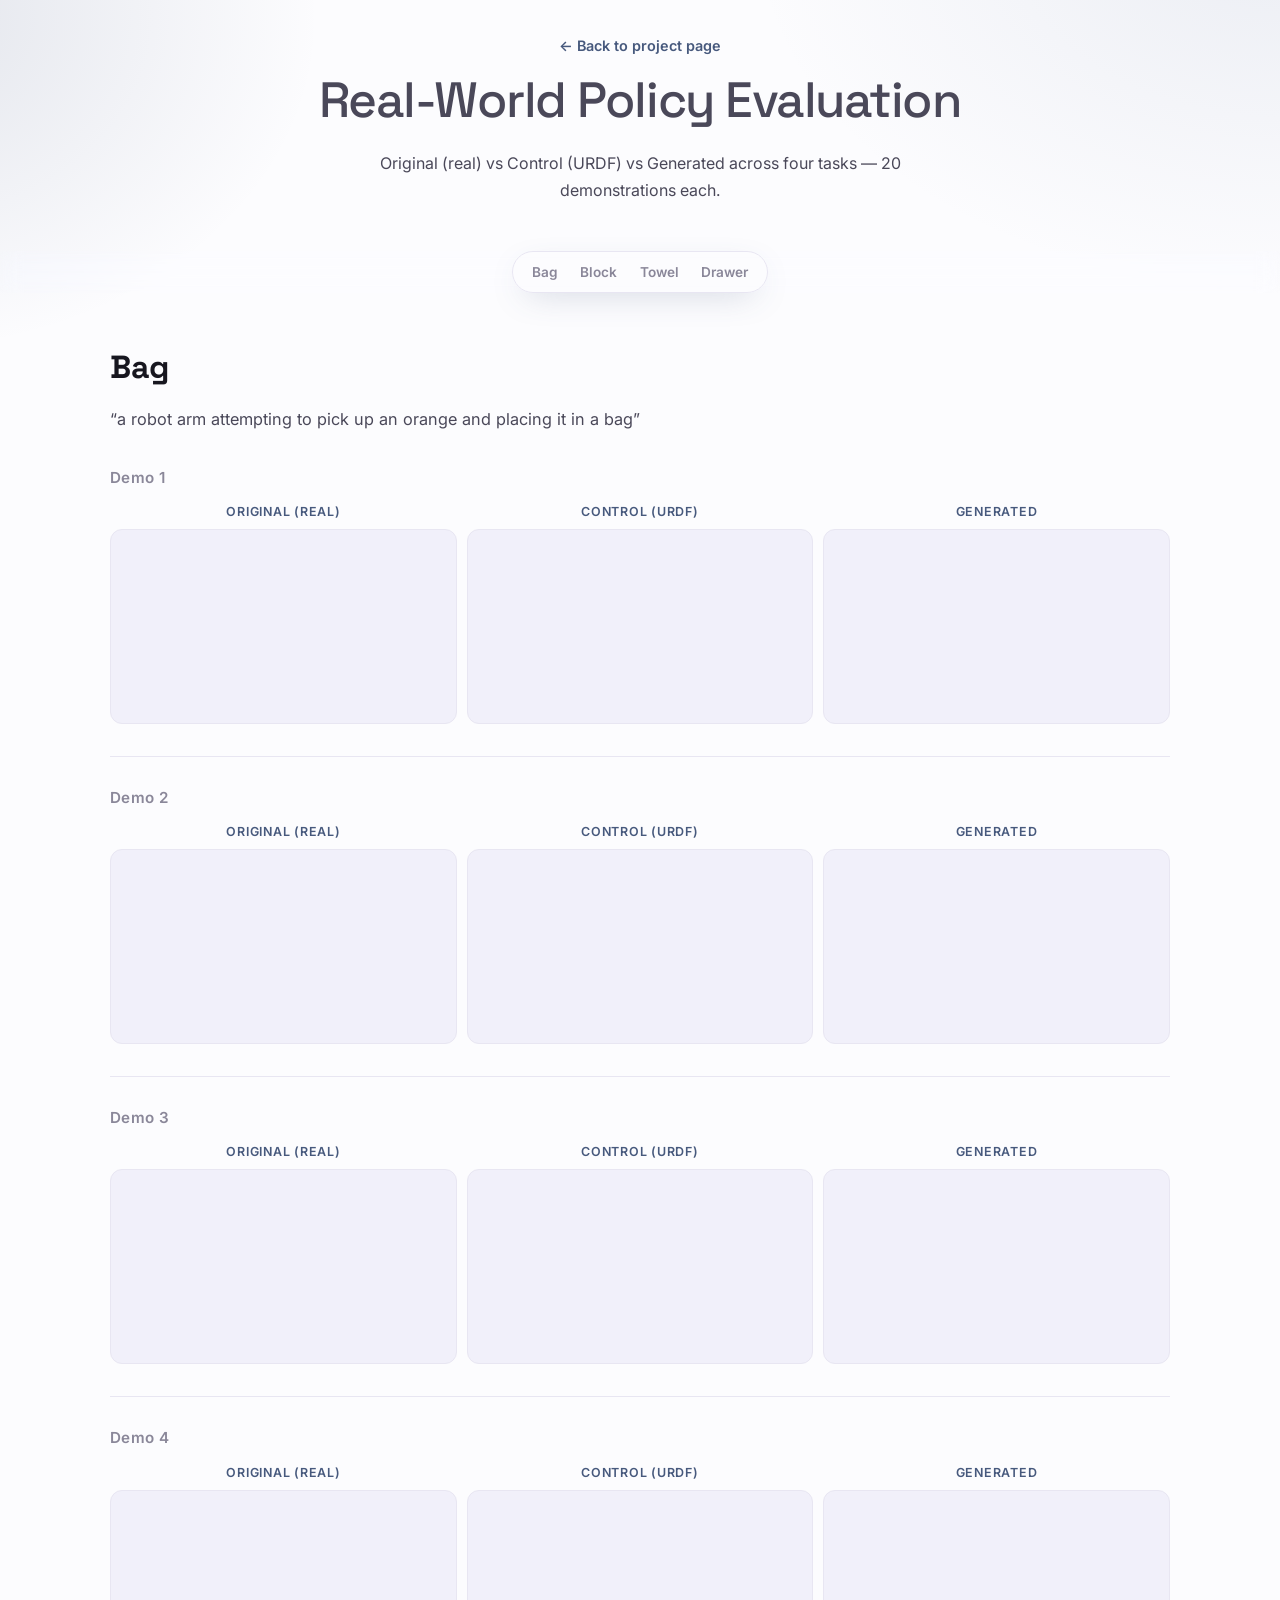
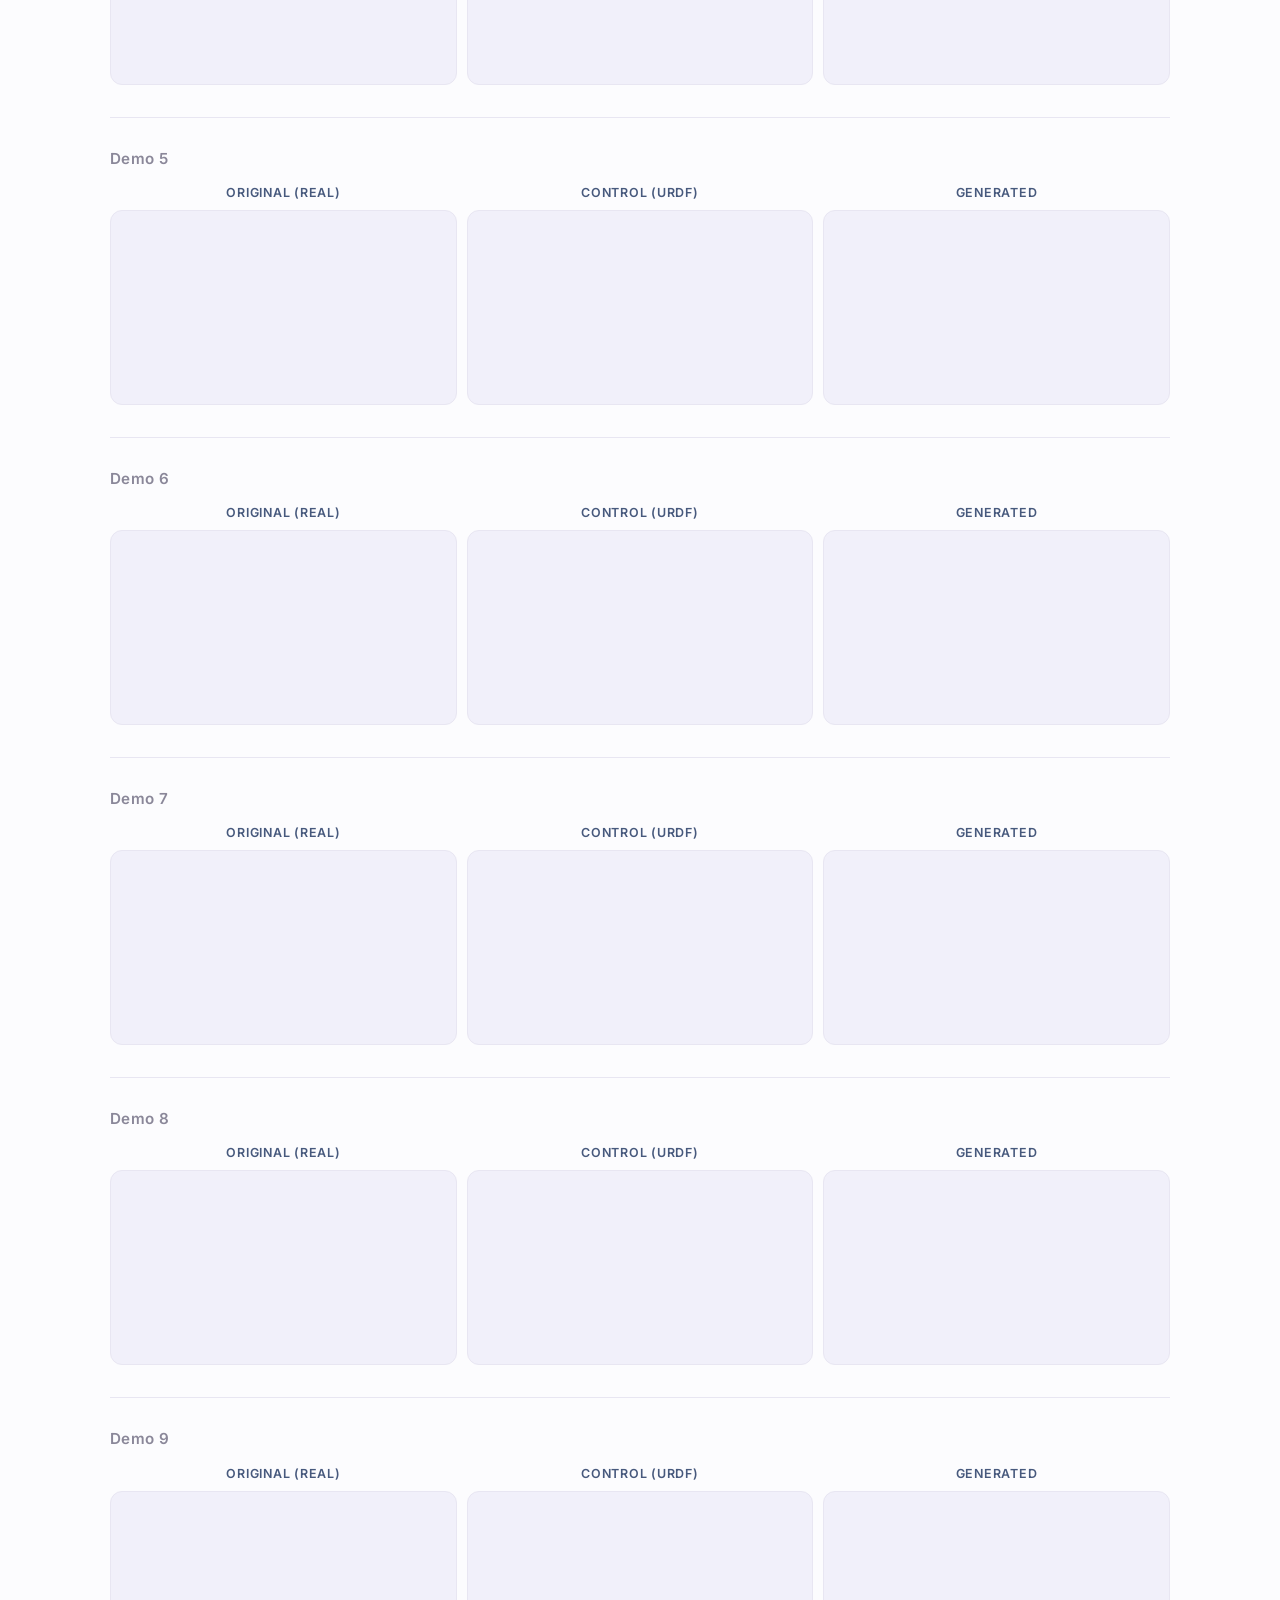
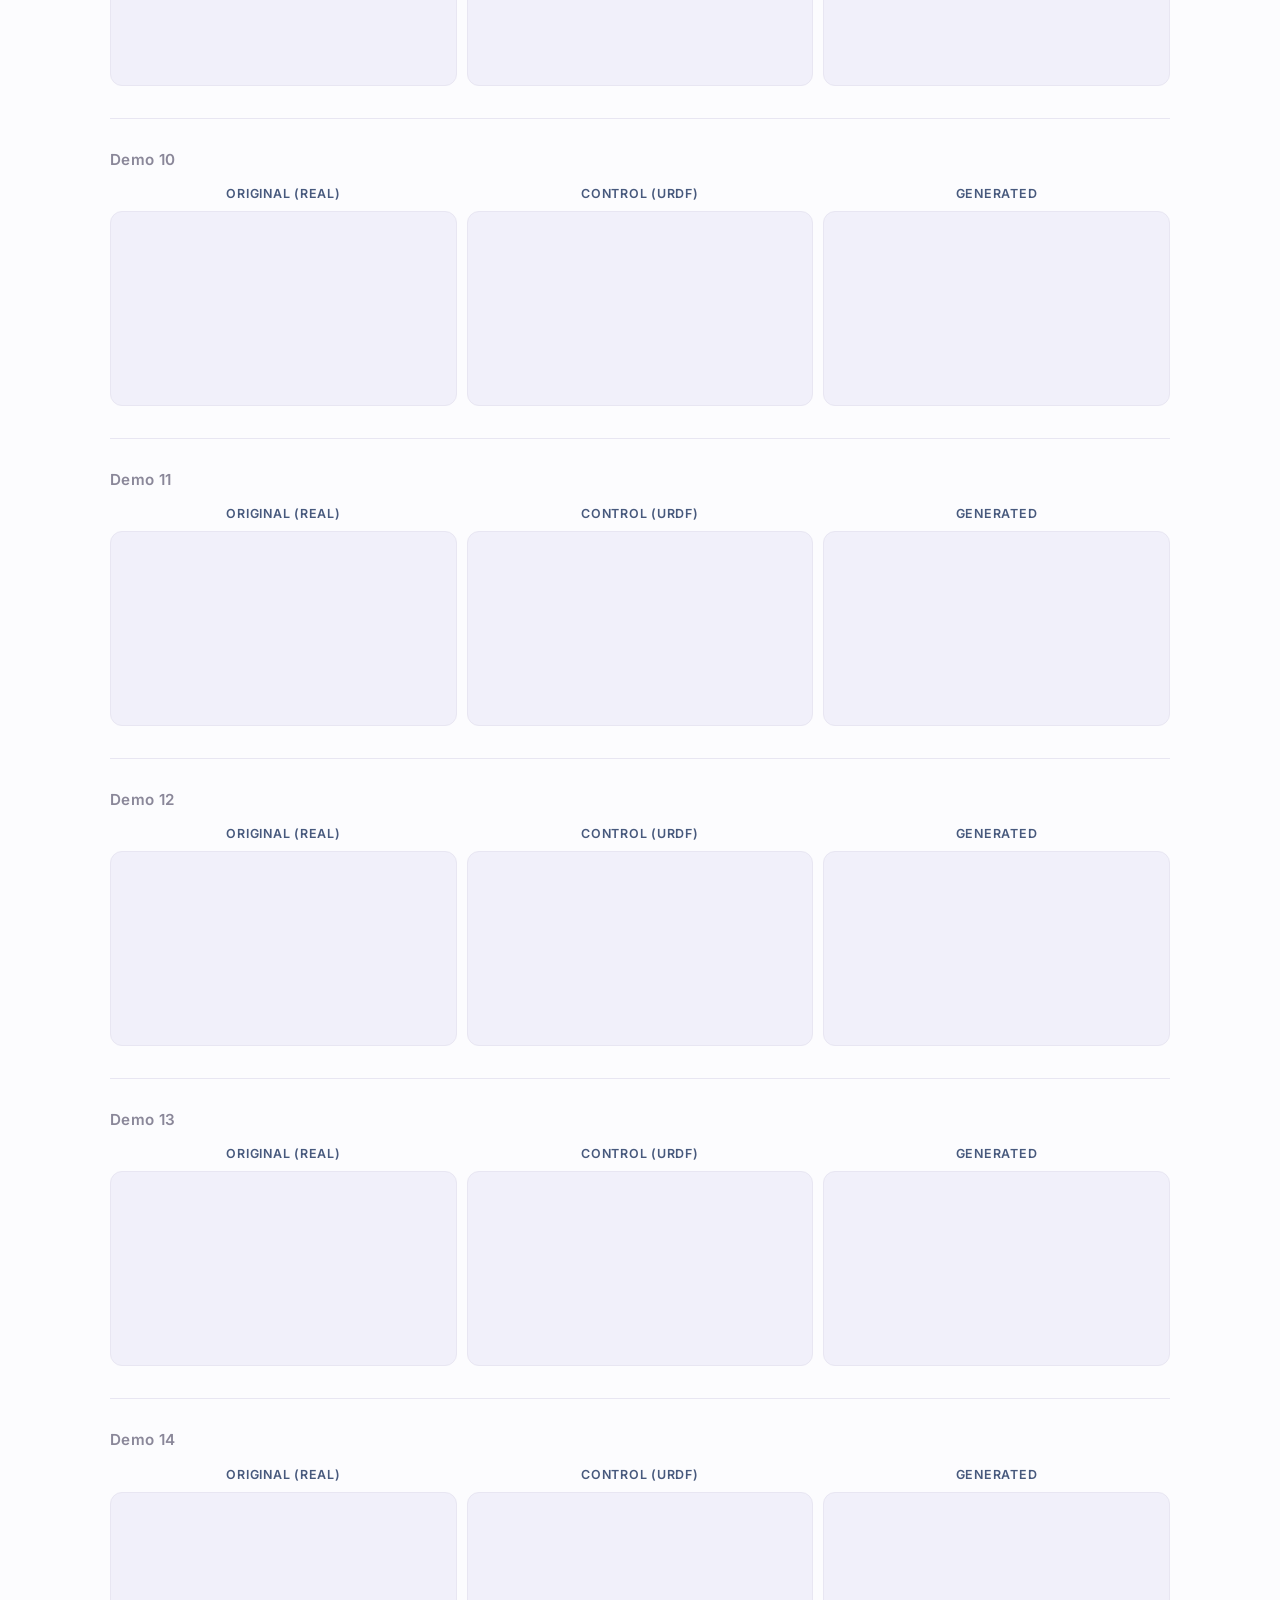
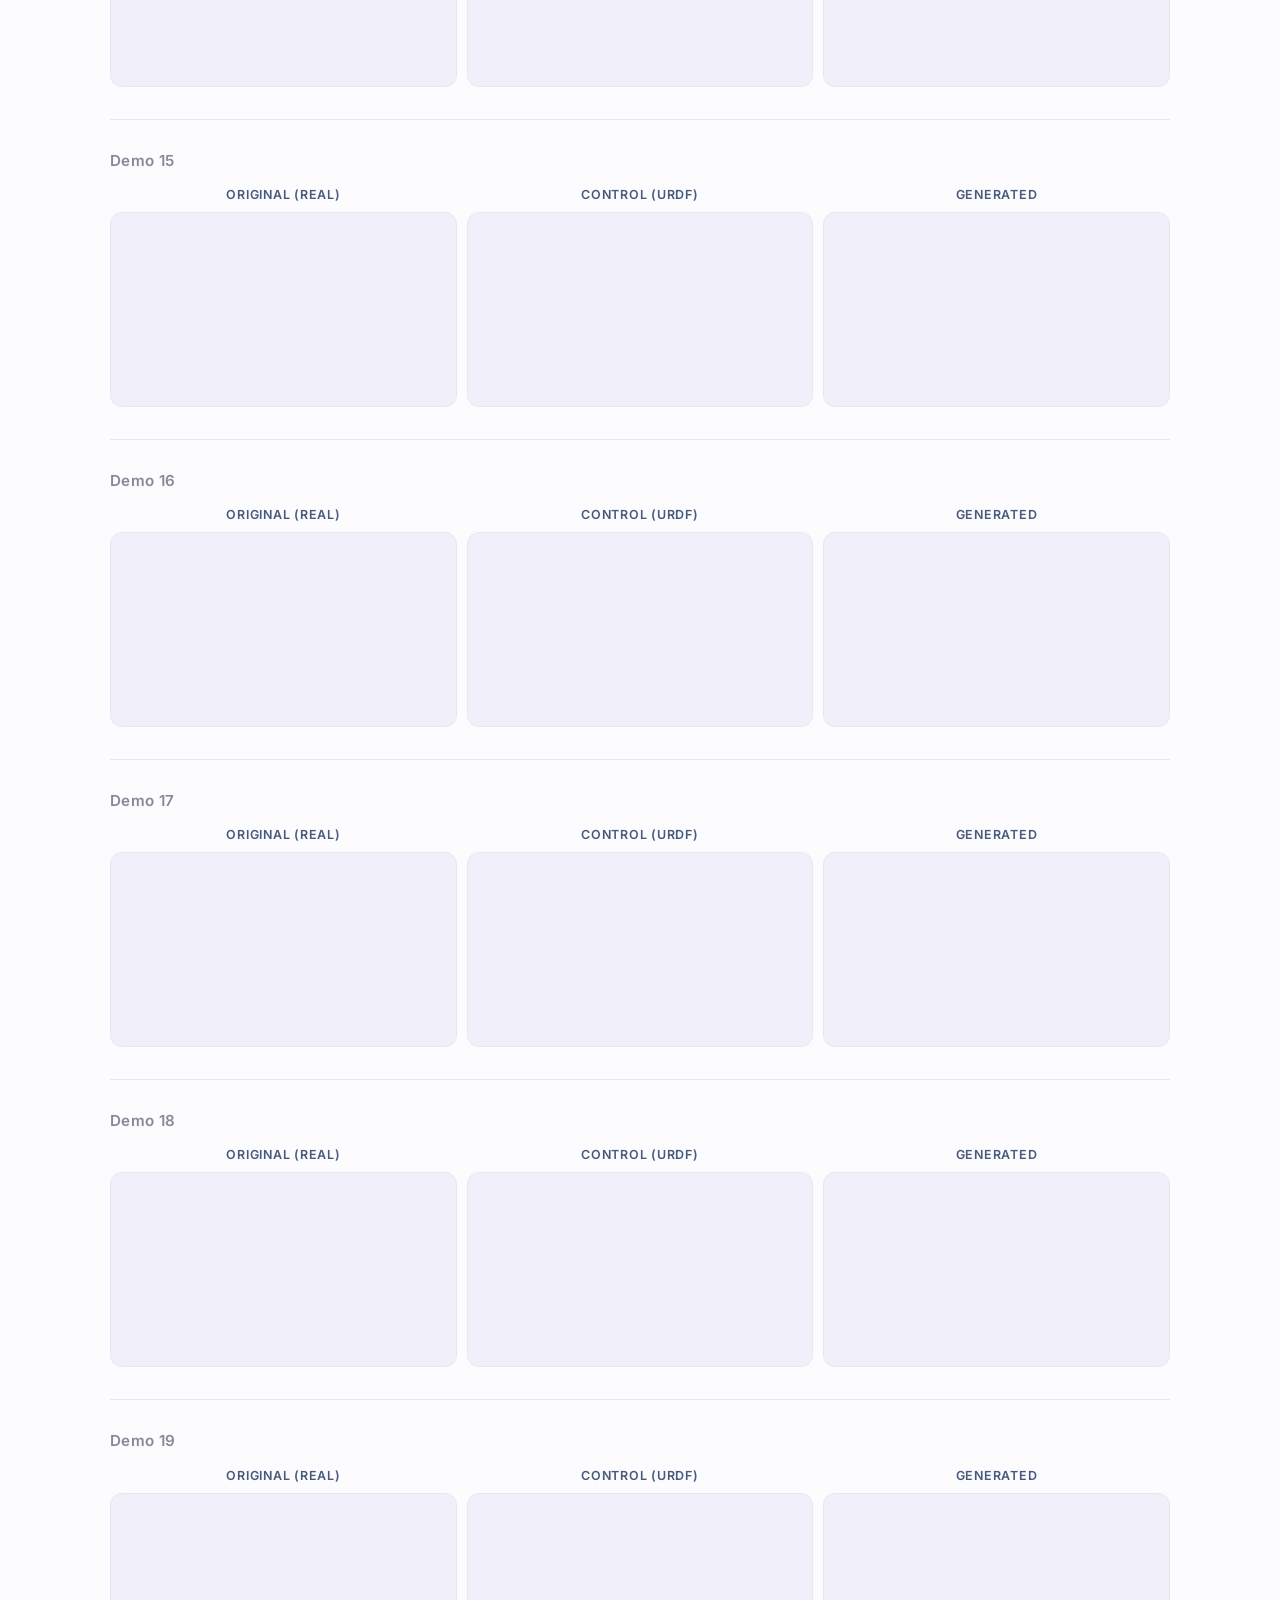
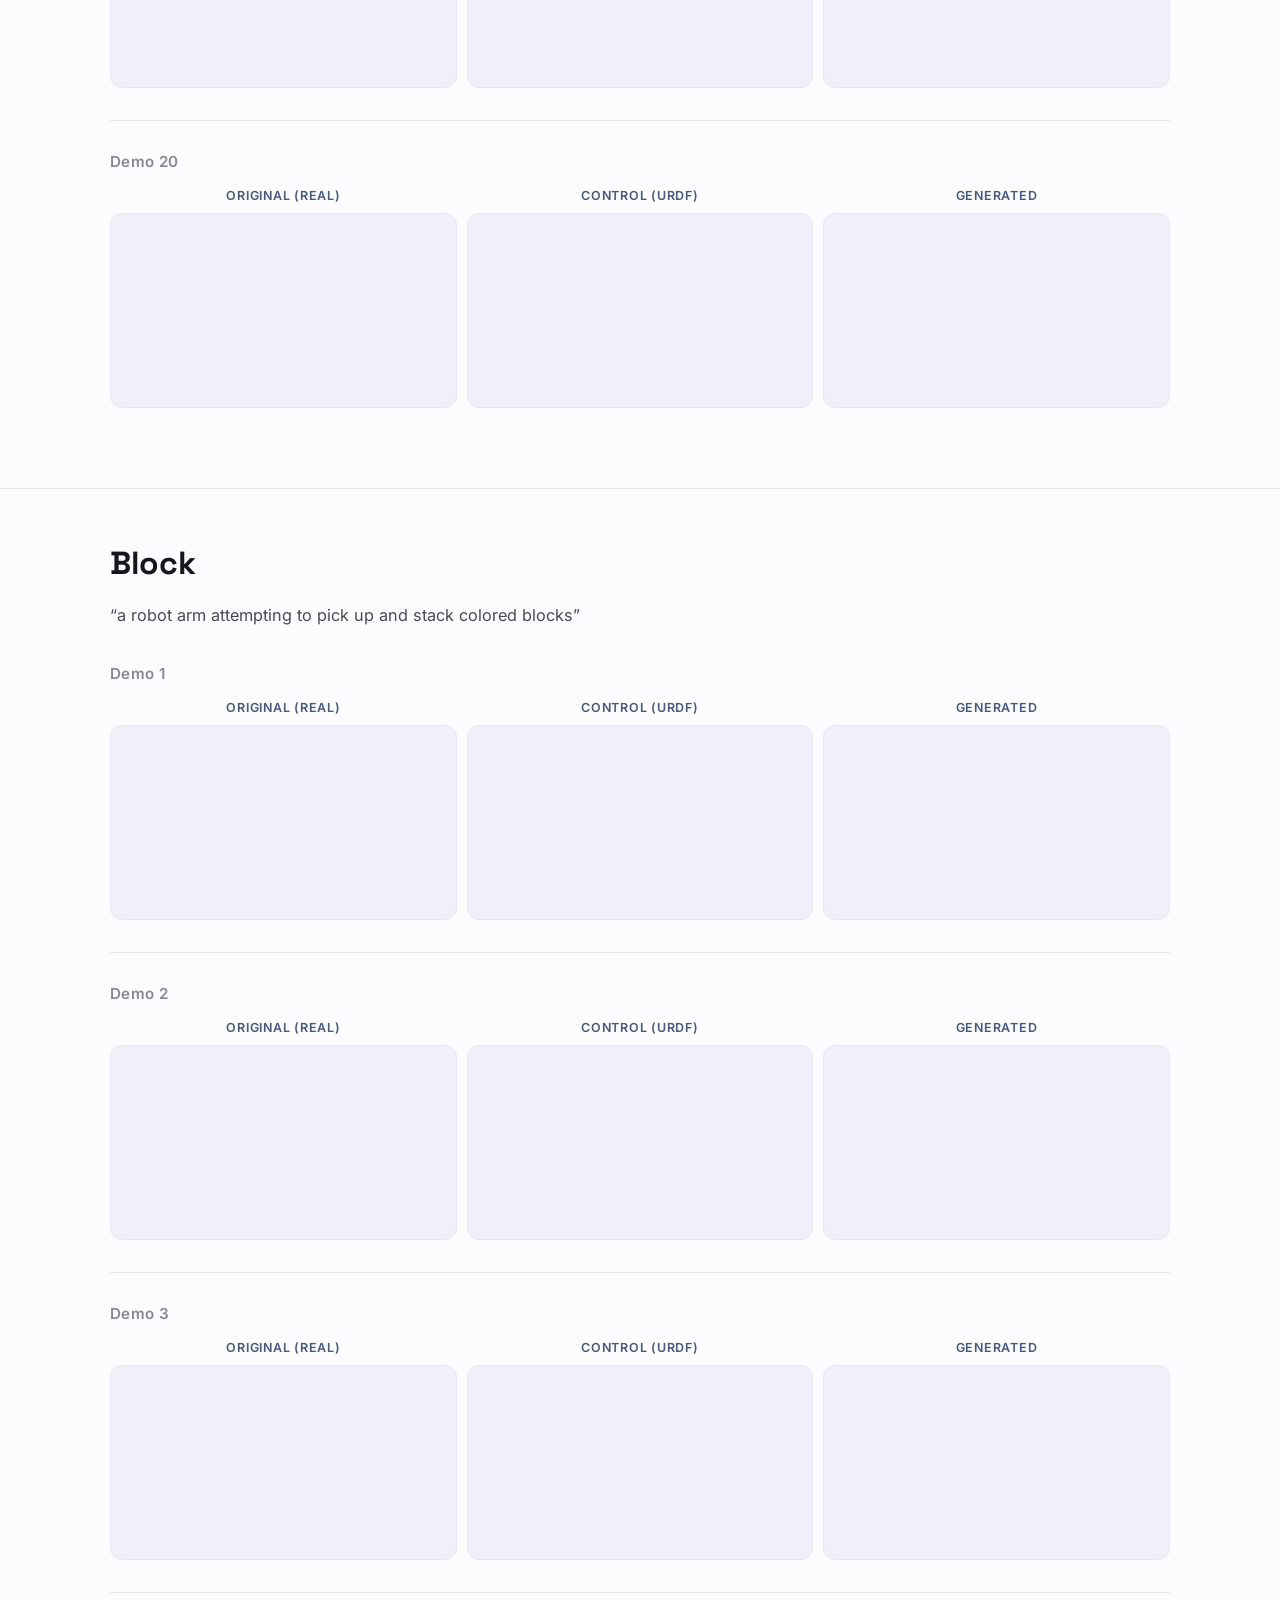
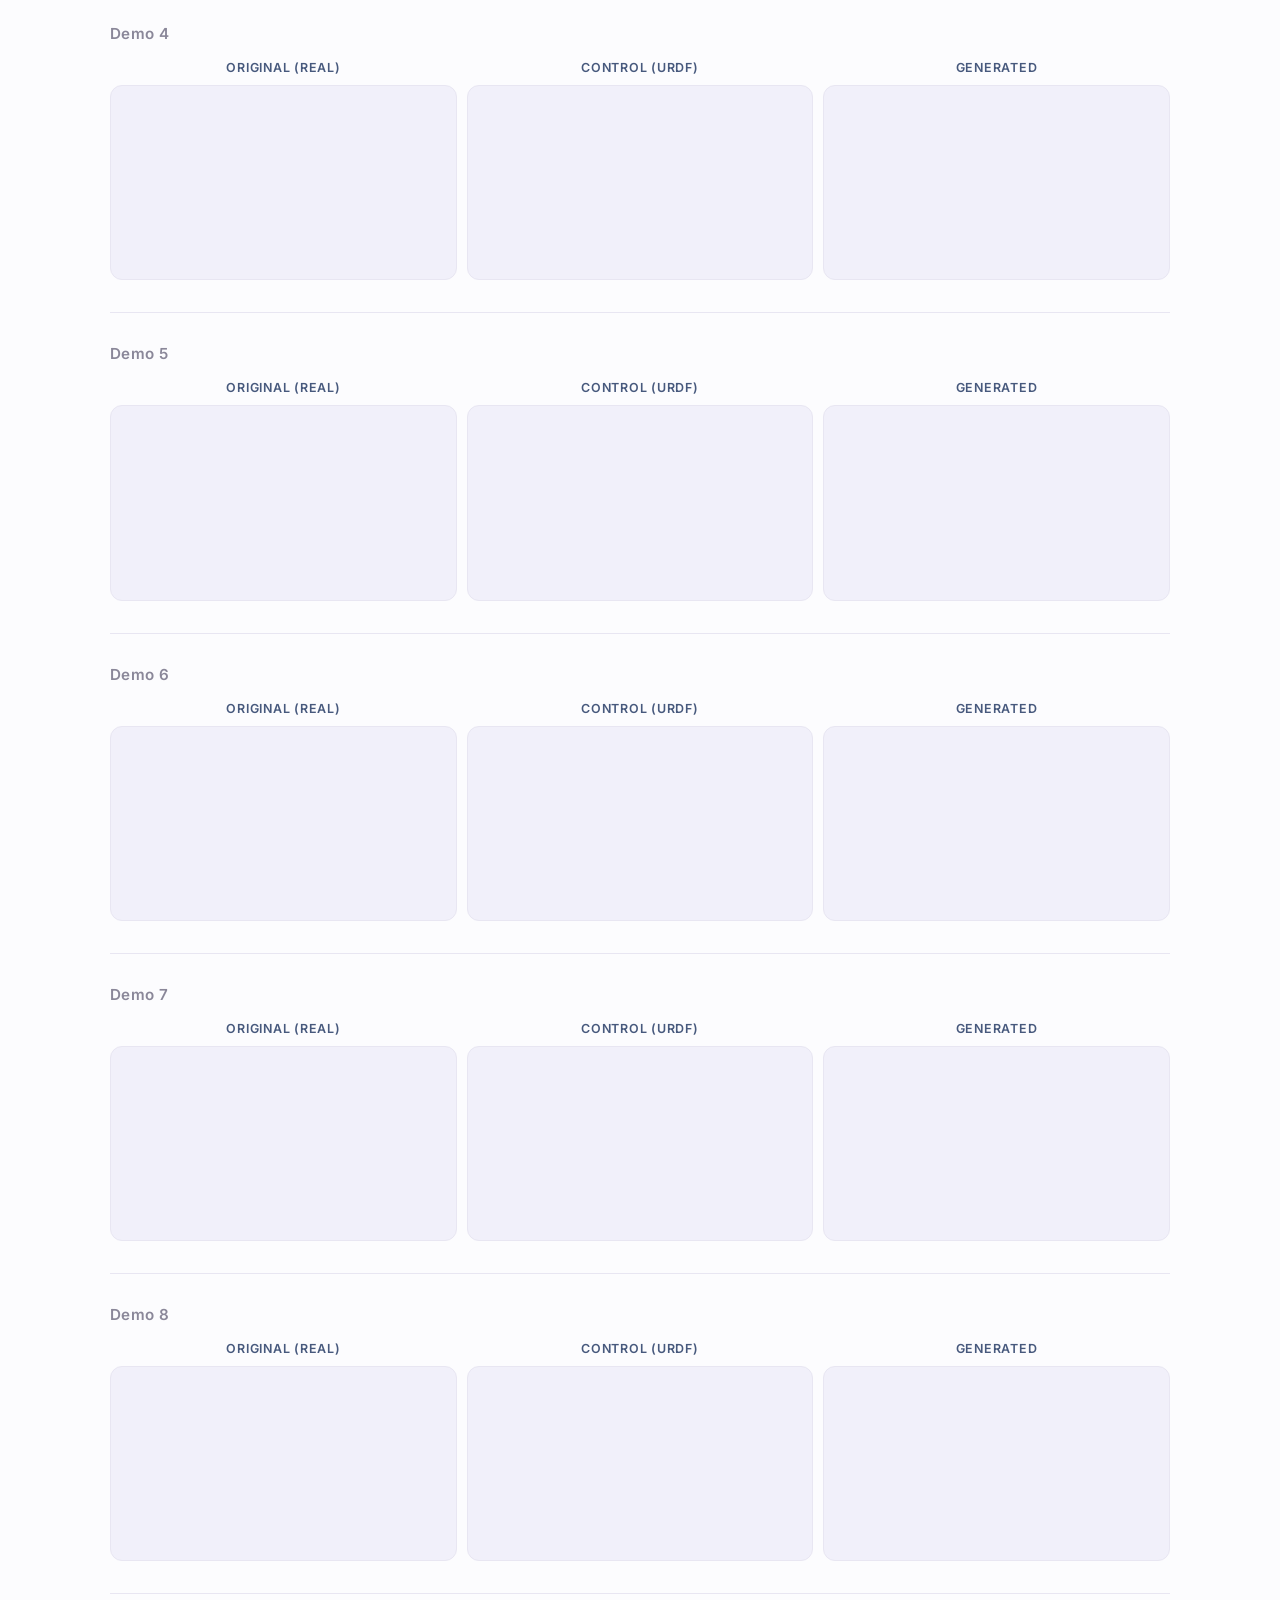
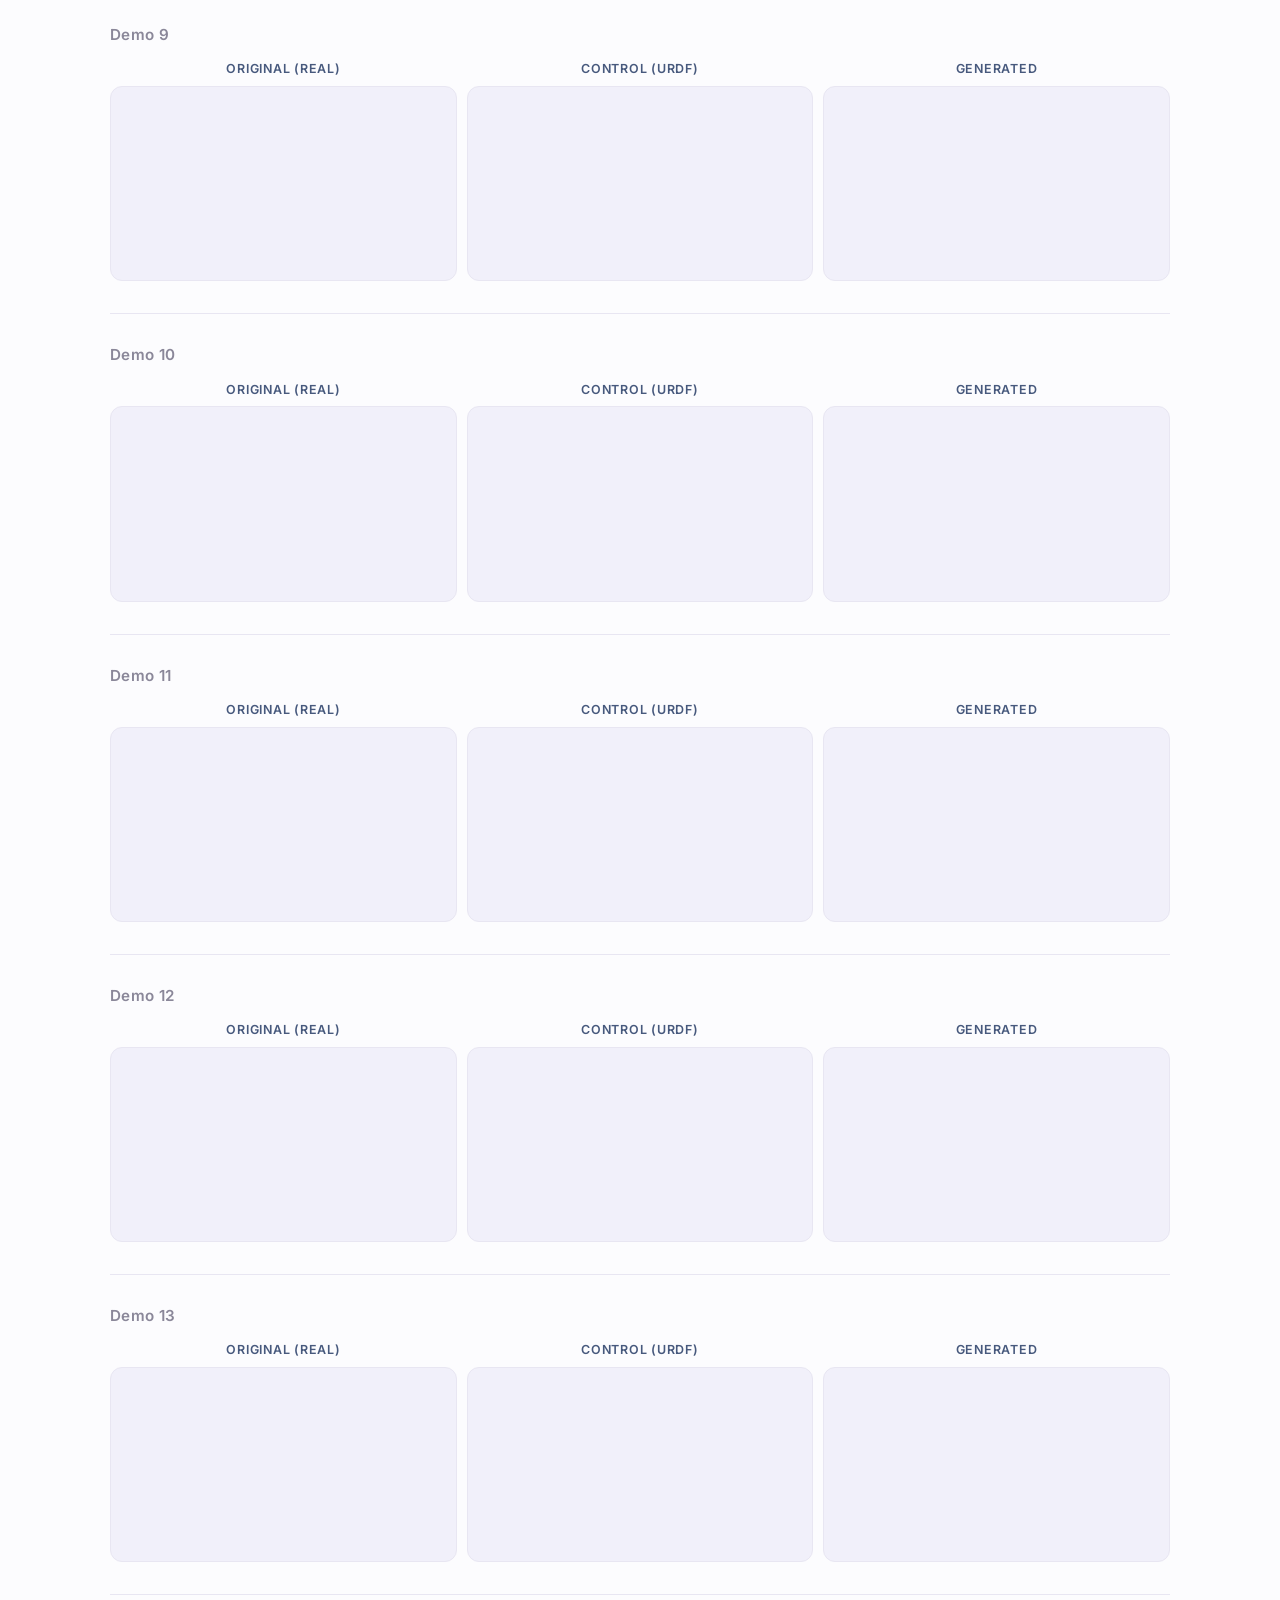
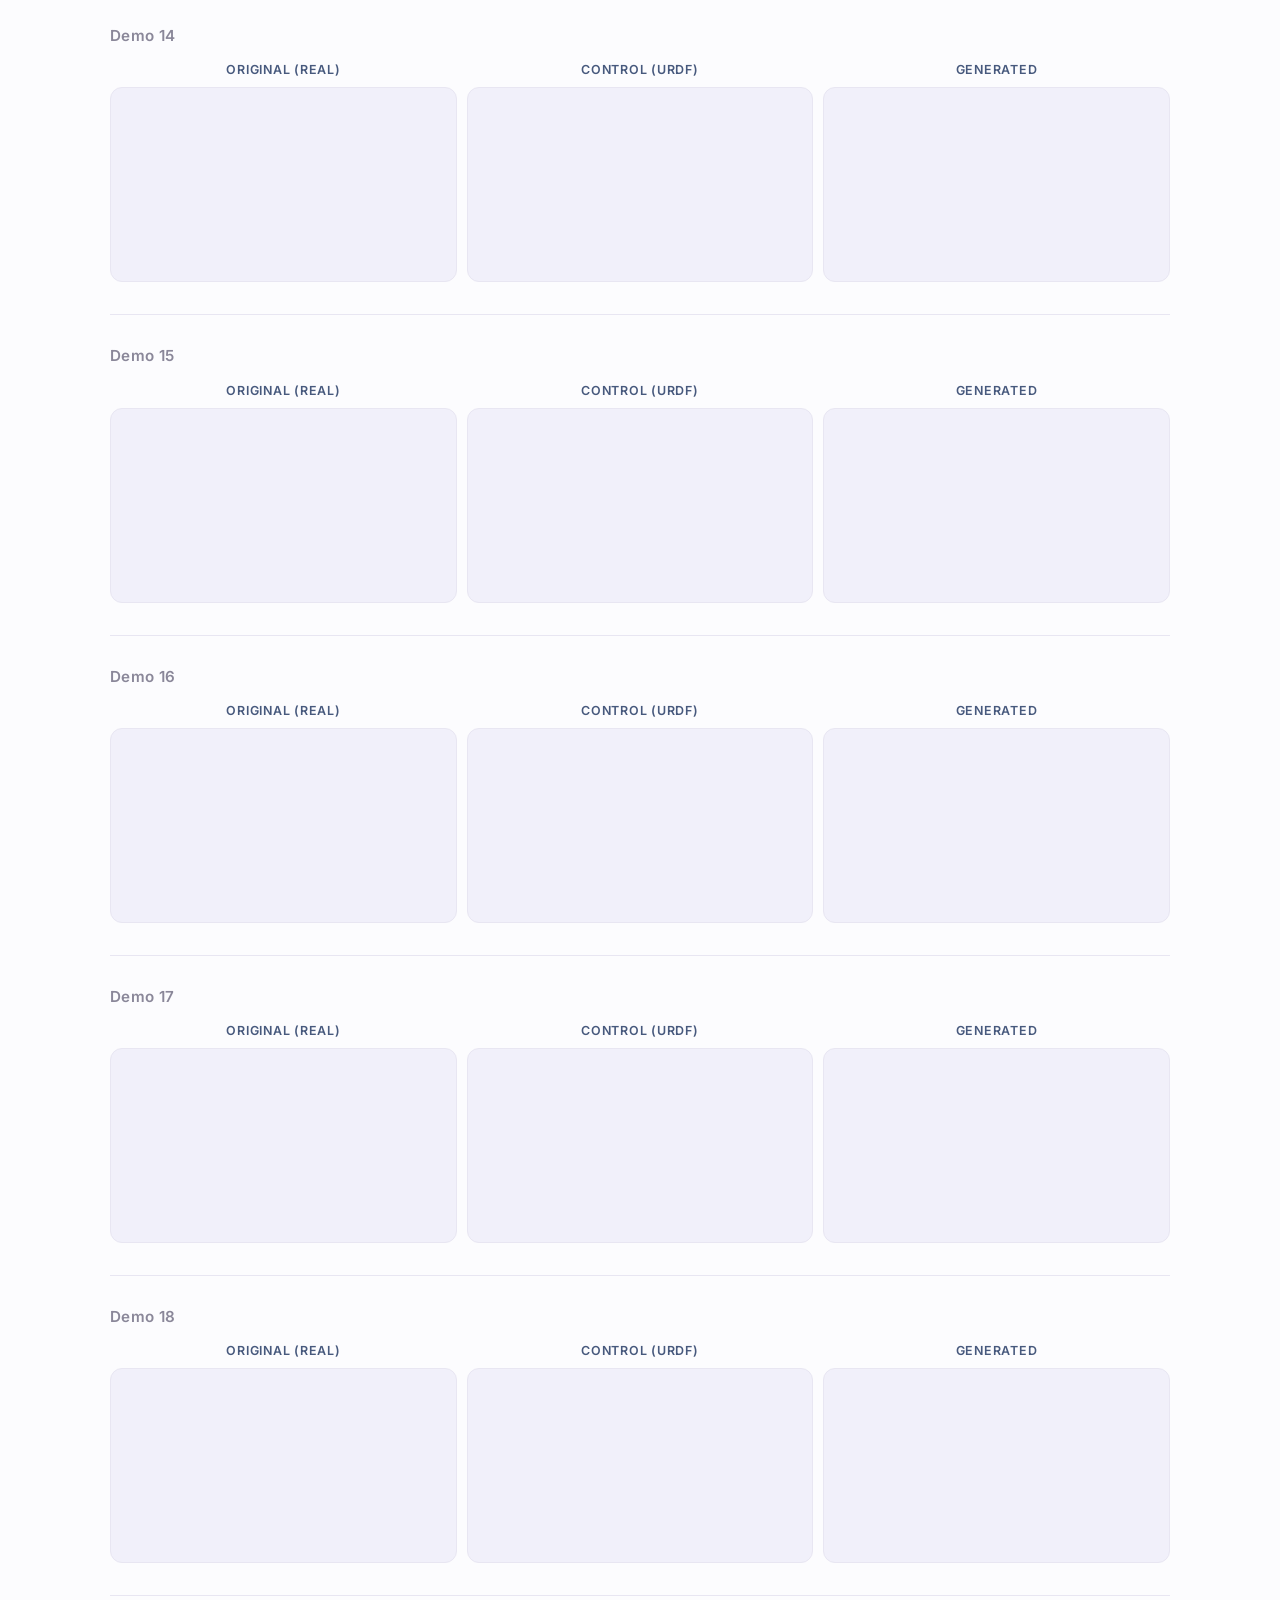
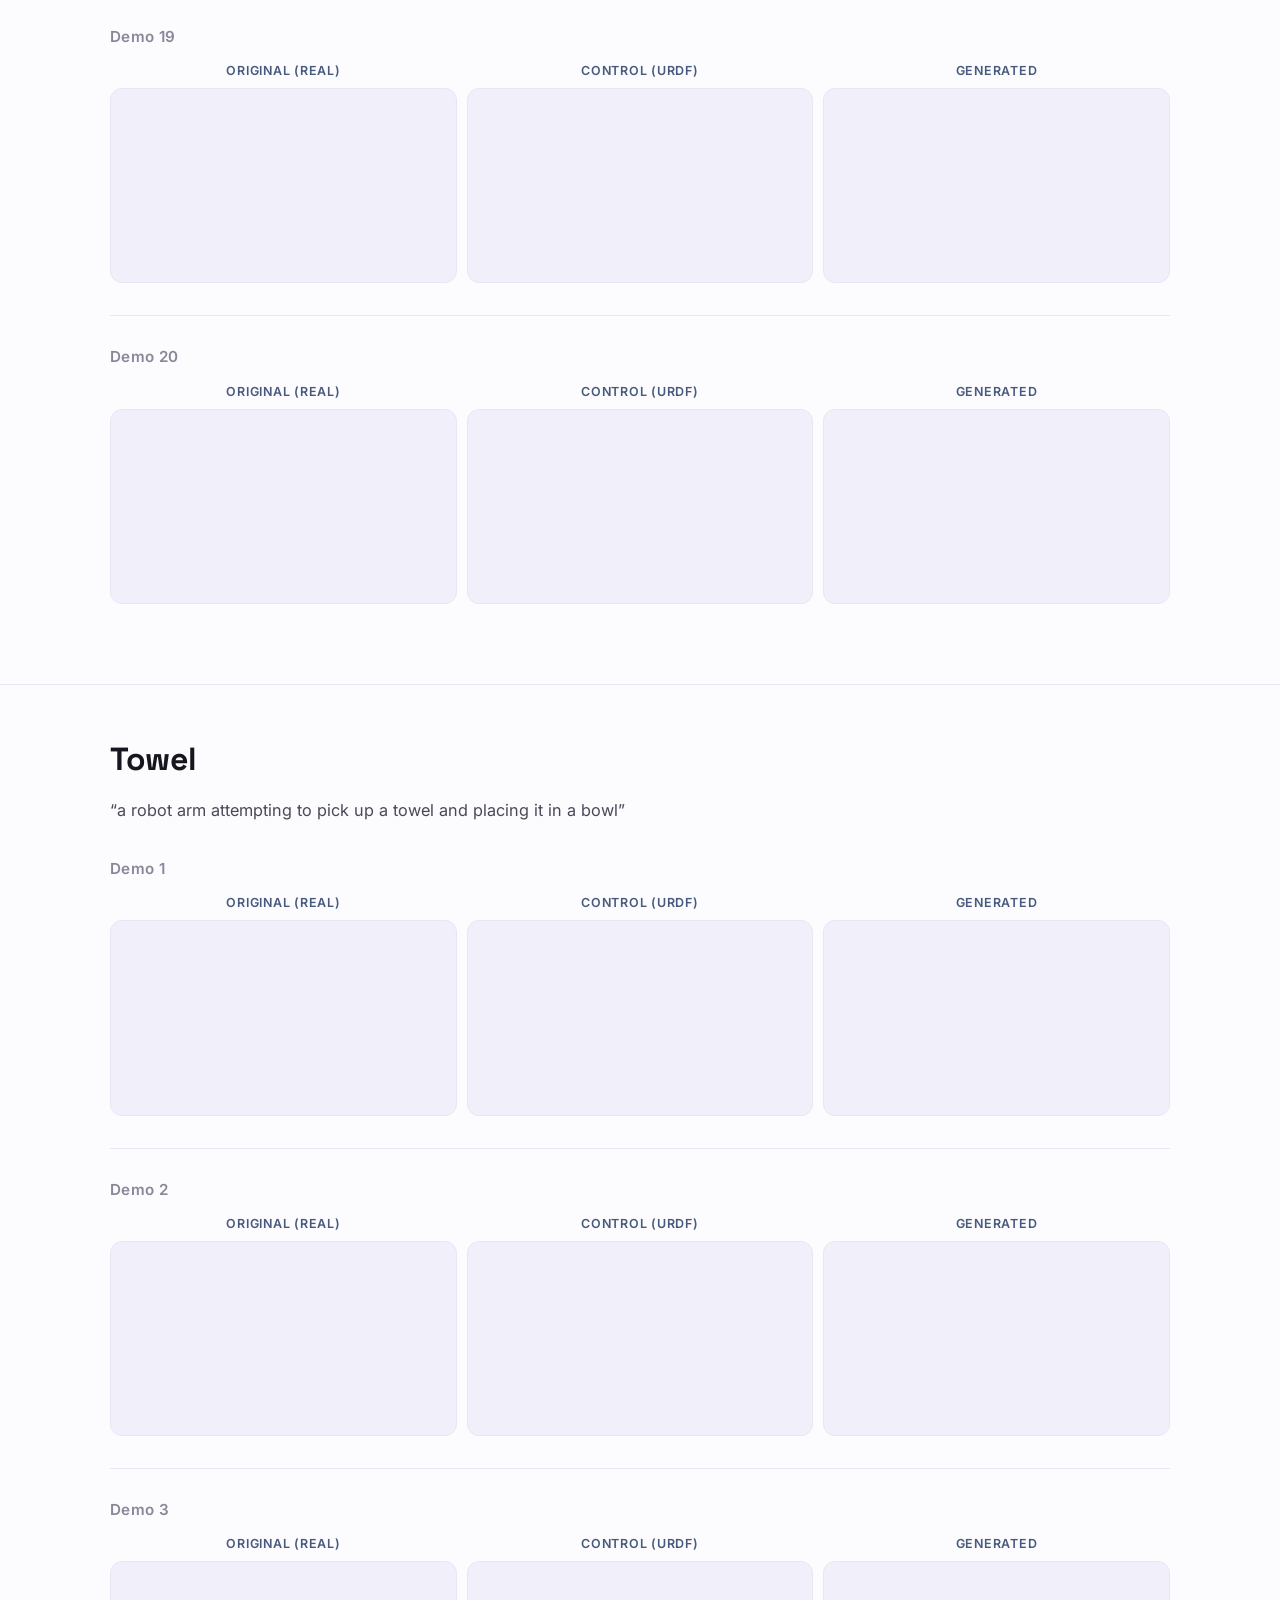
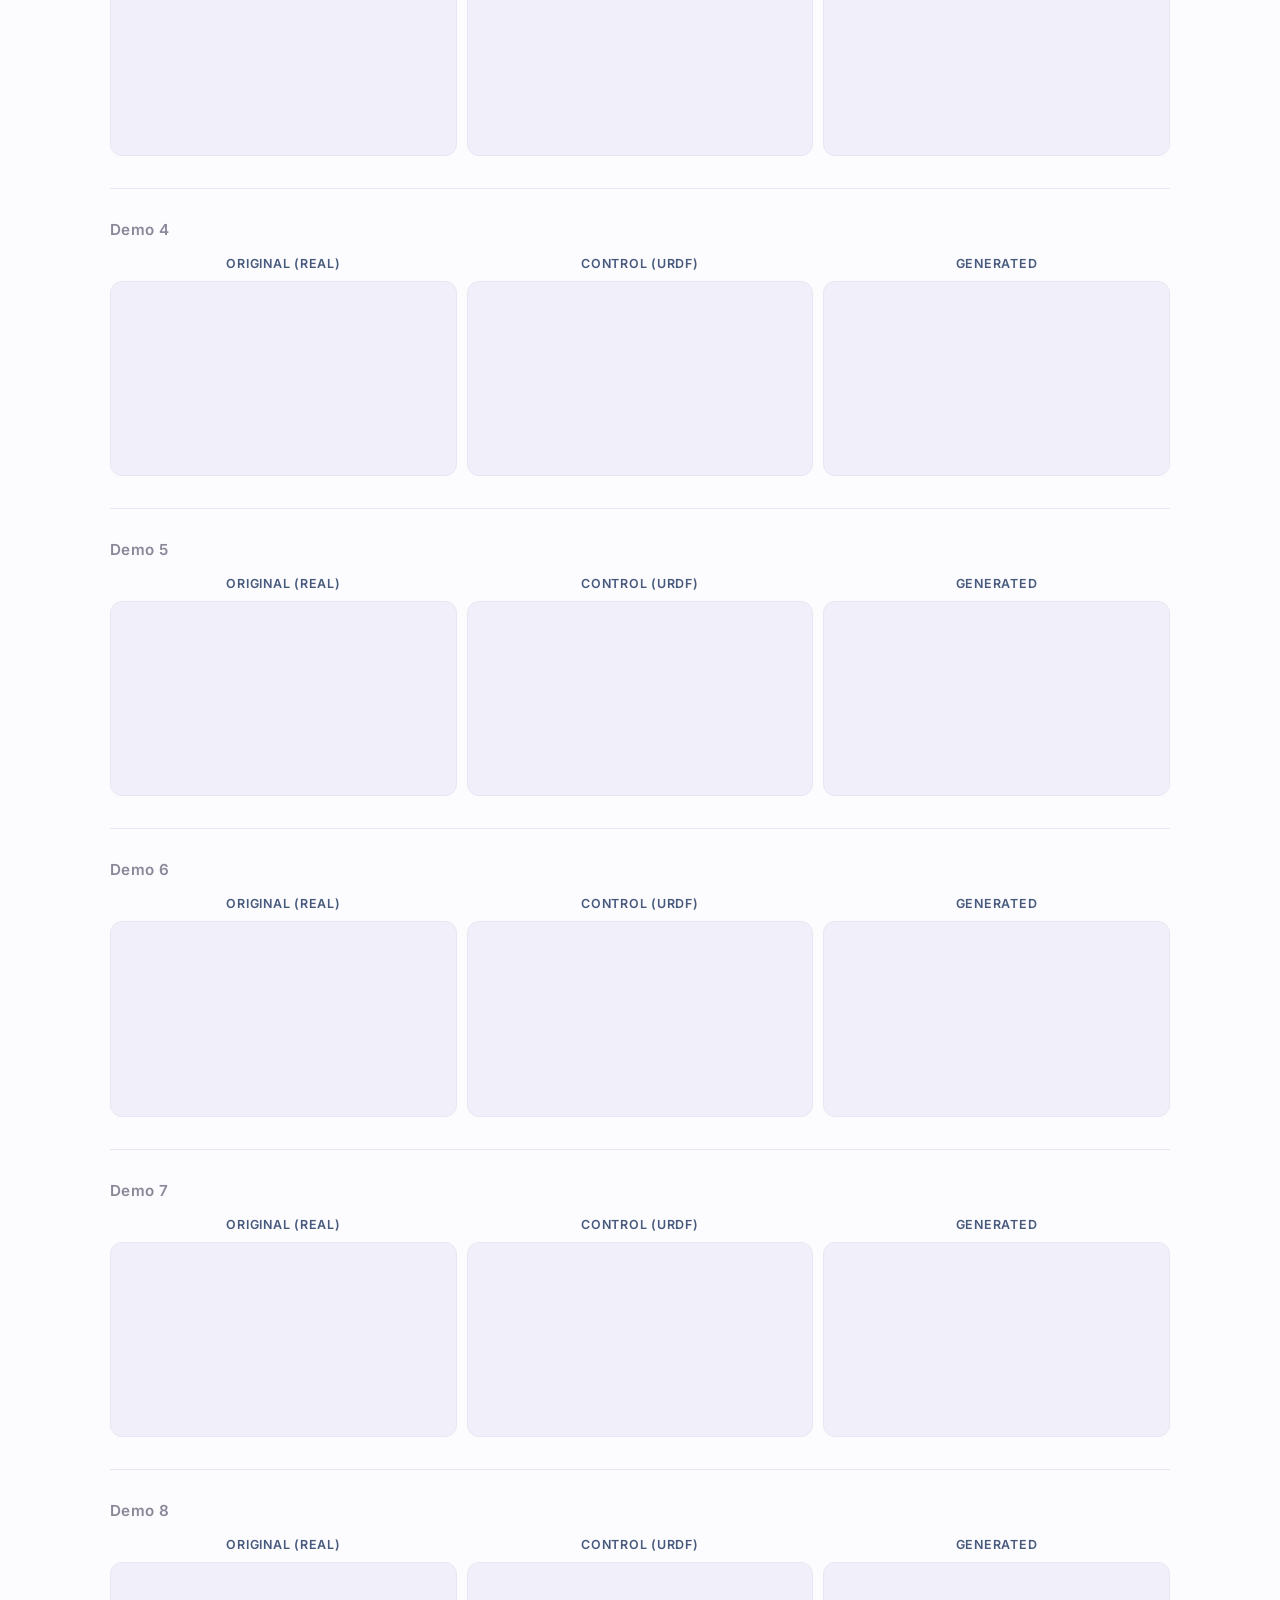
<file: assets/luey_gallery/index.html>
<!DOCTYPE html>
<html lang="en">
<head>
  <meta charset="UTF-8" />
  <meta name="viewport" content="width=device-width, initial-scale=1.0" />
  <title>Real-World Policy Evaluation &mdash; Gallery</title>

  <link rel="icon" href="../../favicon.ico" sizes="any" />
  <link rel="icon" type="image/png" sizes="32x32" href="../../favicon-32.png" />
  <link rel="apple-touch-icon" href="../../apple-touch-icon.png" />

  <link rel="preconnect" href="https://fonts.googleapis.com" />
  <link rel="preconnect" href="https://fonts.gstatic.com" crossorigin />
  <link href="https://fonts.googleapis.com/css2?family=Inter:wght@400;600;700&display=swap" rel="stylesheet" />

  <link rel="stylesheet" href="../../style.css" />
  <link rel="stylesheet" href="../../theme_aurora.css" />
  <style>
    .gallery-back {
      display: inline-block;
      margin-bottom: 1rem;
      color: var(--accent);
      text-decoration: none;
      font-size: 0.9rem;
      font-weight: 600;
    }
    .gallery-back:hover { text-decoration: underline; }
    .gallery-sub { color: var(--fg-soft); font-size: 1rem; margin: 0.5rem auto 0; max-width: 60ch; }
    .demo { margin: 1.75rem 0; }
    .demo + .demo { border-top: 1px solid var(--border); padding-top: 1.75rem; }
    .demo-title {
      font-size: 0.95rem;
      font-weight: 600;
      letter-spacing: 0.02em;
      color: var(--fg-muted);
      margin: 0 0 0.75rem;
    }
  </style>
</head>
<body>
  <header class="hero">
    <div class="container">
      <a class="gallery-back" href="../../index.html">&#8592; Back to project page</a>
      <h1 class="title">Real-World Policy Evaluation</h1>
      <p class="gallery-sub">
        Original (real) vs Control (URDF) vs Generated across four tasks &mdash; 20 demonstrations each.
      </p>
    </div>
  </header>

  <nav class="section-nav" aria-label="Section navigation">
    <div class="container section-nav-inner">
      <a href="#bag">Bag</a>
      <a href="#block">Block</a>
      <a href="#towel">Towel</a>
      <a href="#drawer">Drawer</a>
    </div>
  </nav>

  <section class="section" id="bag">
    <div class="container">
      <h2>Bag</h2>
      <p class="lede">&ldquo;a robot arm attempting to pick up an orange and placing it in a bag&rdquo;</p>

      <article class="demo">
        <h3 class="demo-title">Demo 1</h3>
        <div class="cmp-grid cmp-grid--3">
          <div class="cell-label">Original (real)</div>
          <div class="cell-label">Control (URDF)</div>
          <div class="cell-label">Generated</div>

          <video class="vid-cell" src="videos/bag/bag_demo00_original.mp4" autoplay loop muted playsinline preload="metadata"></video>
          <video class="vid-cell" src="videos/bag/bag_demo00_control.mp4" autoplay loop muted playsinline preload="metadata"></video>
          <video class="vid-cell" src="videos/bag/bag_demo00_generated.mp4" autoplay loop muted playsinline preload="metadata"></video>
        </div>
      </article>

      <article class="demo">
        <h3 class="demo-title">Demo 2</h3>
        <div class="cmp-grid cmp-grid--3">
          <div class="cell-label">Original (real)</div>
          <div class="cell-label">Control (URDF)</div>
          <div class="cell-label">Generated</div>

          <video class="vid-cell" src="videos/bag/bag_demo01_original.mp4" autoplay loop muted playsinline preload="metadata"></video>
          <video class="vid-cell" src="videos/bag/bag_demo01_control.mp4" autoplay loop muted playsinline preload="metadata"></video>
          <video class="vid-cell" src="videos/bag/bag_demo01_generated.mp4" autoplay loop muted playsinline preload="metadata"></video>
        </div>
      </article>

      <article class="demo">
        <h3 class="demo-title">Demo 3</h3>
        <div class="cmp-grid cmp-grid--3">
          <div class="cell-label">Original (real)</div>
          <div class="cell-label">Control (URDF)</div>
          <div class="cell-label">Generated</div>

          <video class="vid-cell" src="videos/bag/bag_demo02_original.mp4" autoplay loop muted playsinline preload="metadata"></video>
          <video class="vid-cell" src="videos/bag/bag_demo02_control.mp4" autoplay loop muted playsinline preload="metadata"></video>
          <video class="vid-cell" src="videos/bag/bag_demo02_generated.mp4" autoplay loop muted playsinline preload="metadata"></video>
        </div>
      </article>

      <article class="demo">
        <h3 class="demo-title">Demo 4</h3>
        <div class="cmp-grid cmp-grid--3">
          <div class="cell-label">Original (real)</div>
          <div class="cell-label">Control (URDF)</div>
          <div class="cell-label">Generated</div>

          <video class="vid-cell" src="videos/bag/bag_demo03_original.mp4" autoplay loop muted playsinline preload="metadata"></video>
          <video class="vid-cell" src="videos/bag/bag_demo03_control.mp4" autoplay loop muted playsinline preload="metadata"></video>
          <video class="vid-cell" src="videos/bag/bag_demo03_generated.mp4" autoplay loop muted playsinline preload="metadata"></video>
        </div>
      </article>

      <article class="demo">
        <h3 class="demo-title">Demo 5</h3>
        <div class="cmp-grid cmp-grid--3">
          <div class="cell-label">Original (real)</div>
          <div class="cell-label">Control (URDF)</div>
          <div class="cell-label">Generated</div>

          <video class="vid-cell" src="videos/bag/bag_demo04_original.mp4" autoplay loop muted playsinline preload="metadata"></video>
          <video class="vid-cell" src="videos/bag/bag_demo04_control.mp4" autoplay loop muted playsinline preload="metadata"></video>
          <video class="vid-cell" src="videos/bag/bag_demo04_generated.mp4" autoplay loop muted playsinline preload="metadata"></video>
        </div>
      </article>

      <article class="demo">
        <h3 class="demo-title">Demo 6</h3>
        <div class="cmp-grid cmp-grid--3">
          <div class="cell-label">Original (real)</div>
          <div class="cell-label">Control (URDF)</div>
          <div class="cell-label">Generated</div>

          <video class="vid-cell" src="videos/bag/bag_demo05_original.mp4" autoplay loop muted playsinline preload="metadata"></video>
          <video class="vid-cell" src="videos/bag/bag_demo05_control.mp4" autoplay loop muted playsinline preload="metadata"></video>
          <video class="vid-cell" src="videos/bag/bag_demo05_generated.mp4" autoplay loop muted playsinline preload="metadata"></video>
        </div>
      </article>

      <article class="demo">
        <h3 class="demo-title">Demo 7</h3>
        <div class="cmp-grid cmp-grid--3">
          <div class="cell-label">Original (real)</div>
          <div class="cell-label">Control (URDF)</div>
          <div class="cell-label">Generated</div>

          <video class="vid-cell" src="videos/bag/bag_demo06_original.mp4" autoplay loop muted playsinline preload="metadata"></video>
          <video class="vid-cell" src="videos/bag/bag_demo06_control.mp4" autoplay loop muted playsinline preload="metadata"></video>
          <video class="vid-cell" src="videos/bag/bag_demo06_generated.mp4" autoplay loop muted playsinline preload="metadata"></video>
        </div>
      </article>

      <article class="demo">
        <h3 class="demo-title">Demo 8</h3>
        <div class="cmp-grid cmp-grid--3">
          <div class="cell-label">Original (real)</div>
          <div class="cell-label">Control (URDF)</div>
          <div class="cell-label">Generated</div>

          <video class="vid-cell" src="videos/bag/bag_demo07_original.mp4" autoplay loop muted playsinline preload="metadata"></video>
          <video class="vid-cell" src="videos/bag/bag_demo07_control.mp4" autoplay loop muted playsinline preload="metadata"></video>
          <video class="vid-cell" src="videos/bag/bag_demo07_generated.mp4" autoplay loop muted playsinline preload="metadata"></video>
        </div>
      </article>

      <article class="demo">
        <h3 class="demo-title">Demo 9</h3>
        <div class="cmp-grid cmp-grid--3">
          <div class="cell-label">Original (real)</div>
          <div class="cell-label">Control (URDF)</div>
          <div class="cell-label">Generated</div>

          <video class="vid-cell" src="videos/bag/bag_demo08_original.mp4" autoplay loop muted playsinline preload="metadata"></video>
          <video class="vid-cell" src="videos/bag/bag_demo08_control.mp4" autoplay loop muted playsinline preload="metadata"></video>
          <video class="vid-cell" src="videos/bag/bag_demo08_generated.mp4" autoplay loop muted playsinline preload="metadata"></video>
        </div>
      </article>

      <article class="demo">
        <h3 class="demo-title">Demo 10</h3>
        <div class="cmp-grid cmp-grid--3">
          <div class="cell-label">Original (real)</div>
          <div class="cell-label">Control (URDF)</div>
          <div class="cell-label">Generated</div>

          <video class="vid-cell" src="videos/bag/bag_demo09_original.mp4" autoplay loop muted playsinline preload="metadata"></video>
          <video class="vid-cell" src="videos/bag/bag_demo09_control.mp4" autoplay loop muted playsinline preload="metadata"></video>
          <video class="vid-cell" src="videos/bag/bag_demo09_generated.mp4" autoplay loop muted playsinline preload="metadata"></video>
        </div>
      </article>

      <article class="demo">
        <h3 class="demo-title">Demo 11</h3>
        <div class="cmp-grid cmp-grid--3">
          <div class="cell-label">Original (real)</div>
          <div class="cell-label">Control (URDF)</div>
          <div class="cell-label">Generated</div>

          <video class="vid-cell" src="videos/bag/bag_demo10_original.mp4" autoplay loop muted playsinline preload="metadata"></video>
          <video class="vid-cell" src="videos/bag/bag_demo10_control.mp4" autoplay loop muted playsinline preload="metadata"></video>
          <video class="vid-cell" src="videos/bag/bag_demo10_generated.mp4" autoplay loop muted playsinline preload="metadata"></video>
        </div>
      </article>

      <article class="demo">
        <h3 class="demo-title">Demo 12</h3>
        <div class="cmp-grid cmp-grid--3">
          <div class="cell-label">Original (real)</div>
          <div class="cell-label">Control (URDF)</div>
          <div class="cell-label">Generated</div>

          <video class="vid-cell" src="videos/bag/bag_demo11_original.mp4" autoplay loop muted playsinline preload="metadata"></video>
          <video class="vid-cell" src="videos/bag/bag_demo11_control.mp4" autoplay loop muted playsinline preload="metadata"></video>
          <video class="vid-cell" src="videos/bag/bag_demo11_generated.mp4" autoplay loop muted playsinline preload="metadata"></video>
        </div>
      </article>

      <article class="demo">
        <h3 class="demo-title">Demo 13</h3>
        <div class="cmp-grid cmp-grid--3">
          <div class="cell-label">Original (real)</div>
          <div class="cell-label">Control (URDF)</div>
          <div class="cell-label">Generated</div>

          <video class="vid-cell" src="videos/bag/bag_demo12_original.mp4" autoplay loop muted playsinline preload="metadata"></video>
          <video class="vid-cell" src="videos/bag/bag_demo12_control.mp4" autoplay loop muted playsinline preload="metadata"></video>
          <video class="vid-cell" src="videos/bag/bag_demo12_generated.mp4" autoplay loop muted playsinline preload="metadata"></video>
        </div>
      </article>

      <article class="demo">
        <h3 class="demo-title">Demo 14</h3>
        <div class="cmp-grid cmp-grid--3">
          <div class="cell-label">Original (real)</div>
          <div class="cell-label">Control (URDF)</div>
          <div class="cell-label">Generated</div>

          <video class="vid-cell" src="videos/bag/bag_demo13_original.mp4" autoplay loop muted playsinline preload="metadata"></video>
          <video class="vid-cell" src="videos/bag/bag_demo13_control.mp4" autoplay loop muted playsinline preload="metadata"></video>
          <video class="vid-cell" src="videos/bag/bag_demo13_generated.mp4" autoplay loop muted playsinline preload="metadata"></video>
        </div>
      </article>

      <article class="demo">
        <h3 class="demo-title">Demo 15</h3>
        <div class="cmp-grid cmp-grid--3">
          <div class="cell-label">Original (real)</div>
          <div class="cell-label">Control (URDF)</div>
          <div class="cell-label">Generated</div>

          <video class="vid-cell" src="videos/bag/bag_demo14_original.mp4" autoplay loop muted playsinline preload="metadata"></video>
          <video class="vid-cell" src="videos/bag/bag_demo14_control.mp4" autoplay loop muted playsinline preload="metadata"></video>
          <video class="vid-cell" src="videos/bag/bag_demo14_generated.mp4" autoplay loop muted playsinline preload="metadata"></video>
        </div>
      </article>

      <article class="demo">
        <h3 class="demo-title">Demo 16</h3>
        <div class="cmp-grid cmp-grid--3">
          <div class="cell-label">Original (real)</div>
          <div class="cell-label">Control (URDF)</div>
          <div class="cell-label">Generated</div>

          <video class="vid-cell" src="videos/bag/bag_demo15_original.mp4" autoplay loop muted playsinline preload="metadata"></video>
          <video class="vid-cell" src="videos/bag/bag_demo15_control.mp4" autoplay loop muted playsinline preload="metadata"></video>
          <video class="vid-cell" src="videos/bag/bag_demo15_generated.mp4" autoplay loop muted playsinline preload="metadata"></video>
        </div>
      </article>

      <article class="demo">
        <h3 class="demo-title">Demo 17</h3>
        <div class="cmp-grid cmp-grid--3">
          <div class="cell-label">Original (real)</div>
          <div class="cell-label">Control (URDF)</div>
          <div class="cell-label">Generated</div>

          <video class="vid-cell" src="videos/bag/bag_demo16_original.mp4" autoplay loop muted playsinline preload="metadata"></video>
          <video class="vid-cell" src="videos/bag/bag_demo16_control.mp4" autoplay loop muted playsinline preload="metadata"></video>
          <video class="vid-cell" src="videos/bag/bag_demo16_generated.mp4" autoplay loop muted playsinline preload="metadata"></video>
        </div>
      </article>

      <article class="demo">
        <h3 class="demo-title">Demo 18</h3>
        <div class="cmp-grid cmp-grid--3">
          <div class="cell-label">Original (real)</div>
          <div class="cell-label">Control (URDF)</div>
          <div class="cell-label">Generated</div>

          <video class="vid-cell" src="videos/bag/bag_demo17_original.mp4" autoplay loop muted playsinline preload="metadata"></video>
          <video class="vid-cell" src="videos/bag/bag_demo17_control.mp4" autoplay loop muted playsinline preload="metadata"></video>
          <video class="vid-cell" src="videos/bag/bag_demo17_generated.mp4" autoplay loop muted playsinline preload="metadata"></video>
        </div>
      </article>

      <article class="demo">
        <h3 class="demo-title">Demo 19</h3>
        <div class="cmp-grid cmp-grid--3">
          <div class="cell-label">Original (real)</div>
          <div class="cell-label">Control (URDF)</div>
          <div class="cell-label">Generated</div>

          <video class="vid-cell" src="videos/bag/bag_demo18_original.mp4" autoplay loop muted playsinline preload="metadata"></video>
          <video class="vid-cell" src="videos/bag/bag_demo18_control.mp4" autoplay loop muted playsinline preload="metadata"></video>
          <video class="vid-cell" src="videos/bag/bag_demo18_generated.mp4" autoplay loop muted playsinline preload="metadata"></video>
        </div>
      </article>

      <article class="demo">
        <h3 class="demo-title">Demo 20</h3>
        <div class="cmp-grid cmp-grid--3">
          <div class="cell-label">Original (real)</div>
          <div class="cell-label">Control (URDF)</div>
          <div class="cell-label">Generated</div>

          <video class="vid-cell" src="videos/bag/bag_demo19_original.mp4" autoplay loop muted playsinline preload="metadata"></video>
          <video class="vid-cell" src="videos/bag/bag_demo19_control.mp4" autoplay loop muted playsinline preload="metadata"></video>
          <video class="vid-cell" src="videos/bag/bag_demo19_generated.mp4" autoplay loop muted playsinline preload="metadata"></video>
        </div>
      </article>
    </div>
  </section>

  <section class="section" id="block">
    <div class="container">
      <h2>Block</h2>
      <p class="lede">&ldquo;a robot arm attempting to pick up and stack colored blocks&rdquo;</p>

      <article class="demo">
        <h3 class="demo-title">Demo 1</h3>
        <div class="cmp-grid cmp-grid--3">
          <div class="cell-label">Original (real)</div>
          <div class="cell-label">Control (URDF)</div>
          <div class="cell-label">Generated</div>

          <video class="vid-cell" src="videos/block/block_demo00_original.mp4" autoplay loop muted playsinline preload="metadata"></video>
          <video class="vid-cell" src="videos/block/block_demo00_control.mp4" autoplay loop muted playsinline preload="metadata"></video>
          <video class="vid-cell" src="videos/block/block_demo00_generated.mp4" autoplay loop muted playsinline preload="metadata"></video>
        </div>
      </article>

      <article class="demo">
        <h3 class="demo-title">Demo 2</h3>
        <div class="cmp-grid cmp-grid--3">
          <div class="cell-label">Original (real)</div>
          <div class="cell-label">Control (URDF)</div>
          <div class="cell-label">Generated</div>

          <video class="vid-cell" src="videos/block/block_demo01_original.mp4" autoplay loop muted playsinline preload="metadata"></video>
          <video class="vid-cell" src="videos/block/block_demo01_control.mp4" autoplay loop muted playsinline preload="metadata"></video>
          <video class="vid-cell" src="videos/block/block_demo01_generated.mp4" autoplay loop muted playsinline preload="metadata"></video>
        </div>
      </article>

      <article class="demo">
        <h3 class="demo-title">Demo 3</h3>
        <div class="cmp-grid cmp-grid--3">
          <div class="cell-label">Original (real)</div>
          <div class="cell-label">Control (URDF)</div>
          <div class="cell-label">Generated</div>

          <video class="vid-cell" src="videos/block/block_demo02_original.mp4" autoplay loop muted playsinline preload="metadata"></video>
          <video class="vid-cell" src="videos/block/block_demo02_control.mp4" autoplay loop muted playsinline preload="metadata"></video>
          <video class="vid-cell" src="videos/block/block_demo02_generated.mp4" autoplay loop muted playsinline preload="metadata"></video>
        </div>
      </article>

      <article class="demo">
        <h3 class="demo-title">Demo 4</h3>
        <div class="cmp-grid cmp-grid--3">
          <div class="cell-label">Original (real)</div>
          <div class="cell-label">Control (URDF)</div>
          <div class="cell-label">Generated</div>

          <video class="vid-cell" src="videos/block/block_demo03_original.mp4" autoplay loop muted playsinline preload="metadata"></video>
          <video class="vid-cell" src="videos/block/block_demo03_control.mp4" autoplay loop muted playsinline preload="metadata"></video>
          <video class="vid-cell" src="videos/block/block_demo03_generated.mp4" autoplay loop muted playsinline preload="metadata"></video>
        </div>
      </article>

      <article class="demo">
        <h3 class="demo-title">Demo 5</h3>
        <div class="cmp-grid cmp-grid--3">
          <div class="cell-label">Original (real)</div>
          <div class="cell-label">Control (URDF)</div>
          <div class="cell-label">Generated</div>

          <video class="vid-cell" src="videos/block/block_demo04_original.mp4" autoplay loop muted playsinline preload="metadata"></video>
          <video class="vid-cell" src="videos/block/block_demo04_control.mp4" autoplay loop muted playsinline preload="metadata"></video>
          <video class="vid-cell" src="videos/block/block_demo04_generated.mp4" autoplay loop muted playsinline preload="metadata"></video>
        </div>
      </article>

      <article class="demo">
        <h3 class="demo-title">Demo 6</h3>
        <div class="cmp-grid cmp-grid--3">
          <div class="cell-label">Original (real)</div>
          <div class="cell-label">Control (URDF)</div>
          <div class="cell-label">Generated</div>

          <video class="vid-cell" src="videos/block/block_demo05_original.mp4" autoplay loop muted playsinline preload="metadata"></video>
          <video class="vid-cell" src="videos/block/block_demo05_control.mp4" autoplay loop muted playsinline preload="metadata"></video>
          <video class="vid-cell" src="videos/block/block_demo05_generated.mp4" autoplay loop muted playsinline preload="metadata"></video>
        </div>
      </article>

      <article class="demo">
        <h3 class="demo-title">Demo 7</h3>
        <div class="cmp-grid cmp-grid--3">
          <div class="cell-label">Original (real)</div>
          <div class="cell-label">Control (URDF)</div>
          <div class="cell-label">Generated</div>

          <video class="vid-cell" src="videos/block/block_demo06_original.mp4" autoplay loop muted playsinline preload="metadata"></video>
          <video class="vid-cell" src="videos/block/block_demo06_control.mp4" autoplay loop muted playsinline preload="metadata"></video>
          <video class="vid-cell" src="videos/block/block_demo06_generated.mp4" autoplay loop muted playsinline preload="metadata"></video>
        </div>
      </article>

      <article class="demo">
        <h3 class="demo-title">Demo 8</h3>
        <div class="cmp-grid cmp-grid--3">
          <div class="cell-label">Original (real)</div>
          <div class="cell-label">Control (URDF)</div>
          <div class="cell-label">Generated</div>

          <video class="vid-cell" src="videos/block/block_demo07_original.mp4" autoplay loop muted playsinline preload="metadata"></video>
          <video class="vid-cell" src="videos/block/block_demo07_control.mp4" autoplay loop muted playsinline preload="metadata"></video>
          <video class="vid-cell" src="videos/block/block_demo07_generated.mp4" autoplay loop muted playsinline preload="metadata"></video>
        </div>
      </article>

      <article class="demo">
        <h3 class="demo-title">Demo 9</h3>
        <div class="cmp-grid cmp-grid--3">
          <div class="cell-label">Original (real)</div>
          <div class="cell-label">Control (URDF)</div>
          <div class="cell-label">Generated</div>

          <video class="vid-cell" src="videos/block/block_demo08_original.mp4" autoplay loop muted playsinline preload="metadata"></video>
          <video class="vid-cell" src="videos/block/block_demo08_control.mp4" autoplay loop muted playsinline preload="metadata"></video>
          <video class="vid-cell" src="videos/block/block_demo08_generated.mp4" autoplay loop muted playsinline preload="metadata"></video>
        </div>
      </article>

      <article class="demo">
        <h3 class="demo-title">Demo 10</h3>
        <div class="cmp-grid cmp-grid--3">
          <div class="cell-label">Original (real)</div>
          <div class="cell-label">Control (URDF)</div>
          <div class="cell-label">Generated</div>

          <video class="vid-cell" src="videos/block/block_demo09_original.mp4" autoplay loop muted playsinline preload="metadata"></video>
          <video class="vid-cell" src="videos/block/block_demo09_control.mp4" autoplay loop muted playsinline preload="metadata"></video>
          <video class="vid-cell" src="videos/block/block_demo09_generated.mp4" autoplay loop muted playsinline preload="metadata"></video>
        </div>
      </article>

      <article class="demo">
        <h3 class="demo-title">Demo 11</h3>
        <div class="cmp-grid cmp-grid--3">
          <div class="cell-label">Original (real)</div>
          <div class="cell-label">Control (URDF)</div>
          <div class="cell-label">Generated</div>

          <video class="vid-cell" src="videos/block/block_demo10_original.mp4" autoplay loop muted playsinline preload="metadata"></video>
          <video class="vid-cell" src="videos/block/block_demo10_control.mp4" autoplay loop muted playsinline preload="metadata"></video>
          <video class="vid-cell" src="videos/block/block_demo10_generated.mp4" autoplay loop muted playsinline preload="metadata"></video>
        </div>
      </article>

      <article class="demo">
        <h3 class="demo-title">Demo 12</h3>
        <div class="cmp-grid cmp-grid--3">
          <div class="cell-label">Original (real)</div>
          <div class="cell-label">Control (URDF)</div>
          <div class="cell-label">Generated</div>

          <video class="vid-cell" src="videos/block/block_demo11_original.mp4" autoplay loop muted playsinline preload="metadata"></video>
          <video class="vid-cell" src="videos/block/block_demo11_control.mp4" autoplay loop muted playsinline preload="metadata"></video>
          <video class="vid-cell" src="videos/block/block_demo11_generated.mp4" autoplay loop muted playsinline preload="metadata"></video>
        </div>
      </article>

      <article class="demo">
        <h3 class="demo-title">Demo 13</h3>
        <div class="cmp-grid cmp-grid--3">
          <div class="cell-label">Original (real)</div>
          <div class="cell-label">Control (URDF)</div>
          <div class="cell-label">Generated</div>

          <video class="vid-cell" src="videos/block/block_demo12_original.mp4" autoplay loop muted playsinline preload="metadata"></video>
          <video class="vid-cell" src="videos/block/block_demo12_control.mp4" autoplay loop muted playsinline preload="metadata"></video>
          <video class="vid-cell" src="videos/block/block_demo12_generated.mp4" autoplay loop muted playsinline preload="metadata"></video>
        </div>
      </article>

      <article class="demo">
        <h3 class="demo-title">Demo 14</h3>
        <div class="cmp-grid cmp-grid--3">
          <div class="cell-label">Original (real)</div>
          <div class="cell-label">Control (URDF)</div>
          <div class="cell-label">Generated</div>

          <video class="vid-cell" src="videos/block/block_demo13_original.mp4" autoplay loop muted playsinline preload="metadata"></video>
          <video class="vid-cell" src="videos/block/block_demo13_control.mp4" autoplay loop muted playsinline preload="metadata"></video>
          <video class="vid-cell" src="videos/block/block_demo13_generated.mp4" autoplay loop muted playsinline preload="metadata"></video>
        </div>
      </article>

      <article class="demo">
        <h3 class="demo-title">Demo 15</h3>
        <div class="cmp-grid cmp-grid--3">
          <div class="cell-label">Original (real)</div>
          <div class="cell-label">Control (URDF)</div>
          <div class="cell-label">Generated</div>

          <video class="vid-cell" src="videos/block/block_demo14_original.mp4" autoplay loop muted playsinline preload="metadata"></video>
          <video class="vid-cell" src="videos/block/block_demo14_control.mp4" autoplay loop muted playsinline preload="metadata"></video>
          <video class="vid-cell" src="videos/block/block_demo14_generated.mp4" autoplay loop muted playsinline preload="metadata"></video>
        </div>
      </article>

      <article class="demo">
        <h3 class="demo-title">Demo 16</h3>
        <div class="cmp-grid cmp-grid--3">
          <div class="cell-label">Original (real)</div>
          <div class="cell-label">Control (URDF)</div>
          <div class="cell-label">Generated</div>

          <video class="vid-cell" src="videos/block/block_demo15_original.mp4" autoplay loop muted playsinline preload="metadata"></video>
          <video class="vid-cell" src="videos/block/block_demo15_control.mp4" autoplay loop muted playsinline preload="metadata"></video>
          <video class="vid-cell" src="videos/block/block_demo15_generated.mp4" autoplay loop muted playsinline preload="metadata"></video>
        </div>
      </article>

      <article class="demo">
        <h3 class="demo-title">Demo 17</h3>
        <div class="cmp-grid cmp-grid--3">
          <div class="cell-label">Original (real)</div>
          <div class="cell-label">Control (URDF)</div>
          <div class="cell-label">Generated</div>

          <video class="vid-cell" src="videos/block/block_demo16_original.mp4" autoplay loop muted playsinline preload="metadata"></video>
          <video class="vid-cell" src="videos/block/block_demo16_control.mp4" autoplay loop muted playsinline preload="metadata"></video>
          <video class="vid-cell" src="videos/block/block_demo16_generated.mp4" autoplay loop muted playsinline preload="metadata"></video>
        </div>
      </article>

      <article class="demo">
        <h3 class="demo-title">Demo 18</h3>
        <div class="cmp-grid cmp-grid--3">
          <div class="cell-label">Original (real)</div>
          <div class="cell-label">Control (URDF)</div>
          <div class="cell-label">Generated</div>

          <video class="vid-cell" src="videos/block/block_demo17_original.mp4" autoplay loop muted playsinline preload="metadata"></video>
          <video class="vid-cell" src="videos/block/block_demo17_control.mp4" autoplay loop muted playsinline preload="metadata"></video>
          <video class="vid-cell" src="videos/block/block_demo17_generated.mp4" autoplay loop muted playsinline preload="metadata"></video>
        </div>
      </article>

      <article class="demo">
        <h3 class="demo-title">Demo 19</h3>
        <div class="cmp-grid cmp-grid--3">
          <div class="cell-label">Original (real)</div>
          <div class="cell-label">Control (URDF)</div>
          <div class="cell-label">Generated</div>

          <video class="vid-cell" src="videos/block/block_demo18_original.mp4" autoplay loop muted playsinline preload="metadata"></video>
          <video class="vid-cell" src="videos/block/block_demo18_control.mp4" autoplay loop muted playsinline preload="metadata"></video>
          <video class="vid-cell" src="videos/block/block_demo18_generated.mp4" autoplay loop muted playsinline preload="metadata"></video>
        </div>
      </article>

      <article class="demo">
        <h3 class="demo-title">Demo 20</h3>
        <div class="cmp-grid cmp-grid--3">
          <div class="cell-label">Original (real)</div>
          <div class="cell-label">Control (URDF)</div>
          <div class="cell-label">Generated</div>

          <video class="vid-cell" src="videos/block/block_demo19_original.mp4" autoplay loop muted playsinline preload="metadata"></video>
          <video class="vid-cell" src="videos/block/block_demo19_control.mp4" autoplay loop muted playsinline preload="metadata"></video>
          <video class="vid-cell" src="videos/block/block_demo19_generated.mp4" autoplay loop muted playsinline preload="metadata"></video>
        </div>
      </article>
    </div>
  </section>

  <section class="section" id="towel">
    <div class="container">
      <h2>Towel</h2>
      <p class="lede">&ldquo;a robot arm attempting to pick up a towel and placing it in a bowl&rdquo;</p>

      <article class="demo">
        <h3 class="demo-title">Demo 1</h3>
        <div class="cmp-grid cmp-grid--3">
          <div class="cell-label">Original (real)</div>
          <div class="cell-label">Control (URDF)</div>
          <div class="cell-label">Generated</div>

          <video class="vid-cell" src="videos/towel/towel_demo00_original.mp4" autoplay loop muted playsinline preload="metadata"></video>
          <video class="vid-cell" src="videos/towel/towel_demo00_control.mp4" autoplay loop muted playsinline preload="metadata"></video>
          <video class="vid-cell" src="videos/towel/towel_demo00_generated.mp4" autoplay loop muted playsinline preload="metadata"></video>
        </div>
      </article>

      <article class="demo">
        <h3 class="demo-title">Demo 2</h3>
        <div class="cmp-grid cmp-grid--3">
          <div class="cell-label">Original (real)</div>
          <div class="cell-label">Control (URDF)</div>
          <div class="cell-label">Generated</div>

          <video class="vid-cell" src="videos/towel/towel_demo01_original.mp4" autoplay loop muted playsinline preload="metadata"></video>
          <video class="vid-cell" src="videos/towel/towel_demo01_control.mp4" autoplay loop muted playsinline preload="metadata"></video>
          <video class="vid-cell" src="videos/towel/towel_demo01_generated.mp4" autoplay loop muted playsinline preload="metadata"></video>
        </div>
      </article>

      <article class="demo">
        <h3 class="demo-title">Demo 3</h3>
        <div class="cmp-grid cmp-grid--3">
          <div class="cell-label">Original (real)</div>
          <div class="cell-label">Control (URDF)</div>
          <div class="cell-label">Generated</div>

          <video class="vid-cell" src="videos/towel/towel_demo02_original.mp4" autoplay loop muted playsinline preload="metadata"></video>
          <video class="vid-cell" src="videos/towel/towel_demo02_control.mp4" autoplay loop muted playsinline preload="metadata"></video>
          <video class="vid-cell" src="videos/towel/towel_demo02_generated.mp4" autoplay loop muted playsinline preload="metadata"></video>
        </div>
      </article>

      <article class="demo">
        <h3 class="demo-title">Demo 4</h3>
        <div class="cmp-grid cmp-grid--3">
          <div class="cell-label">Original (real)</div>
          <div class="cell-label">Control (URDF)</div>
          <div class="cell-label">Generated</div>

          <video class="vid-cell" src="videos/towel/towel_demo03_original.mp4" autoplay loop muted playsinline preload="metadata"></video>
          <video class="vid-cell" src="videos/towel/towel_demo03_control.mp4" autoplay loop muted playsinline preload="metadata"></video>
          <video class="vid-cell" src="videos/towel/towel_demo03_generated.mp4" autoplay loop muted playsinline preload="metadata"></video>
        </div>
      </article>

      <article class="demo">
        <h3 class="demo-title">Demo 5</h3>
        <div class="cmp-grid cmp-grid--3">
          <div class="cell-label">Original (real)</div>
          <div class="cell-label">Control (URDF)</div>
          <div class="cell-label">Generated</div>

          <video class="vid-cell" src="videos/towel/towel_demo04_original.mp4" autoplay loop muted playsinline preload="metadata"></video>
          <video class="vid-cell" src="videos/towel/towel_demo04_control.mp4" autoplay loop muted playsinline preload="metadata"></video>
          <video class="vid-cell" src="videos/towel/towel_demo04_generated.mp4" autoplay loop muted playsinline preload="metadata"></video>
        </div>
      </article>

      <article class="demo">
        <h3 class="demo-title">Demo 6</h3>
        <div class="cmp-grid cmp-grid--3">
          <div class="cell-label">Original (real)</div>
          <div class="cell-label">Control (URDF)</div>
          <div class="cell-label">Generated</div>

          <video class="vid-cell" src="videos/towel/towel_demo05_original.mp4" autoplay loop muted playsinline preload="metadata"></video>
          <video class="vid-cell" src="videos/towel/towel_demo05_control.mp4" autoplay loop muted playsinline preload="metadata"></video>
          <video class="vid-cell" src="videos/towel/towel_demo05_generated.mp4" autoplay loop muted playsinline preload="metadata"></video>
        </div>
      </article>

      <article class="demo">
        <h3 class="demo-title">Demo 7</h3>
        <div class="cmp-grid cmp-grid--3">
          <div class="cell-label">Original (real)</div>
          <div class="cell-label">Control (URDF)</div>
          <div class="cell-label">Generated</div>

          <video class="vid-cell" src="videos/towel/towel_demo06_original.mp4" autoplay loop muted playsinline preload="metadata"></video>
          <video class="vid-cell" src="videos/towel/towel_demo06_control.mp4" autoplay loop muted playsinline preload="metadata"></video>
          <video class="vid-cell" src="videos/towel/towel_demo06_generated.mp4" autoplay loop muted playsinline preload="metadata"></video>
        </div>
      </article>

      <article class="demo">
        <h3 class="demo-title">Demo 8</h3>
        <div class="cmp-grid cmp-grid--3">
          <div class="cell-label">Original (real)</div>
          <div class="cell-label">Control (URDF)</div>
          <div class="cell-label">Generated</div>

          <video class="vid-cell" src="videos/towel/towel_demo07_original.mp4" autoplay loop muted playsinline preload="metadata"></video>
          <video class="vid-cell" src="videos/towel/towel_demo07_control.mp4" autoplay loop muted playsinline preload="metadata"></video>
          <video class="vid-cell" src="videos/towel/towel_demo07_generated.mp4" autoplay loop muted playsinline preload="metadata"></video>
        </div>
      </article>

      <article class="demo">
        <h3 class="demo-title">Demo 9</h3>
        <div class="cmp-grid cmp-grid--3">
          <div class="cell-label">Original (real)</div>
          <div class="cell-label">Control (URDF)</div>
          <div class="cell-label">Generated</div>

          <video class="vid-cell" src="videos/towel/towel_demo08_original.mp4" autoplay loop muted playsinline preload="metadata"></video>
          <video class="vid-cell" src="videos/towel/towel_demo08_control.mp4" autoplay loop muted playsinline preload="metadata"></video>
          <video class="vid-cell" src="videos/towel/towel_demo08_generated.mp4" autoplay loop muted playsinline preload="metadata"></video>
        </div>
      </article>

      <article class="demo">
        <h3 class="demo-title">Demo 10</h3>
        <div class="cmp-grid cmp-grid--3">
          <div class="cell-label">Original (real)</div>
          <div class="cell-label">Control (URDF)</div>
          <div class="cell-label">Generated</div>

          <video class="vid-cell" src="videos/towel/towel_demo09_original.mp4" autoplay loop muted playsinline preload="metadata"></video>
          <video class="vid-cell" src="videos/towel/towel_demo09_control.mp4" autoplay loop muted playsinline preload="metadata"></video>
          <video class="vid-cell" src="videos/towel/towel_demo09_generated.mp4" autoplay loop muted playsinline preload="metadata"></video>
        </div>
      </article>

      <article class="demo">
        <h3 class="demo-title">Demo 11</h3>
        <div class="cmp-grid cmp-grid--3">
          <div class="cell-label">Original (real)</div>
          <div class="cell-label">Control (URDF)</div>
          <div class="cell-label">Generated</div>

          <video class="vid-cell" src="videos/towel/towel_demo10_original.mp4" autoplay loop muted playsinline preload="metadata"></video>
          <video class="vid-cell" src="videos/towel/towel_demo10_control.mp4" autoplay loop muted playsinline preload="metadata"></video>
          <video class="vid-cell" src="videos/towel/towel_demo10_generated.mp4" autoplay loop muted playsinline preload="metadata"></video>
        </div>
      </article>

      <article class="demo">
        <h3 class="demo-title">Demo 12</h3>
        <div class="cmp-grid cmp-grid--3">
          <div class="cell-label">Original (real)</div>
          <div class="cell-label">Control (URDF)</div>
          <div class="cell-label">Generated</div>

          <video class="vid-cell" src="videos/towel/towel_demo11_original.mp4" autoplay loop muted playsinline preload="metadata"></video>
          <video class="vid-cell" src="videos/towel/towel_demo11_control.mp4" autoplay loop muted playsinline preload="metadata"></video>
          <video class="vid-cell" src="videos/towel/towel_demo11_generated.mp4" autoplay loop muted playsinline preload="metadata"></video>
        </div>
      </article>

      <article class="demo">
        <h3 class="demo-title">Demo 13</h3>
        <div class="cmp-grid cmp-grid--3">
          <div class="cell-label">Original (real)</div>
          <div class="cell-label">Control (URDF)</div>
          <div class="cell-label">Generated</div>

          <video class="vid-cell" src="videos/towel/towel_demo12_original.mp4" autoplay loop muted playsinline preload="metadata"></video>
          <video class="vid-cell" src="videos/towel/towel_demo12_control.mp4" autoplay loop muted playsinline preload="metadata"></video>
          <video class="vid-cell" src="videos/towel/towel_demo12_generated.mp4" autoplay loop muted playsinline preload="metadata"></video>
        </div>
      </article>

      <article class="demo">
        <h3 class="demo-title">Demo 14</h3>
        <div class="cmp-grid cmp-grid--3">
          <div class="cell-label">Original (real)</div>
          <div class="cell-label">Control (URDF)</div>
          <div class="cell-label">Generated</div>

          <video class="vid-cell" src="videos/towel/towel_demo13_original.mp4" autoplay loop muted playsinline preload="metadata"></video>
          <video class="vid-cell" src="videos/towel/towel_demo13_control.mp4" autoplay loop muted playsinline preload="metadata"></video>
          <video class="vid-cell" src="videos/towel/towel_demo13_generated.mp4" autoplay loop muted playsinline preload="metadata"></video>
        </div>
      </article>

      <article class="demo">
        <h3 class="demo-title">Demo 15</h3>
        <div class="cmp-grid cmp-grid--3">
          <div class="cell-label">Original (real)</div>
          <div class="cell-label">Control (URDF)</div>
          <div class="cell-label">Generated</div>

          <video class="vid-cell" src="videos/towel/towel_demo14_original.mp4" autoplay loop muted playsinline preload="metadata"></video>
          <video class="vid-cell" src="videos/towel/towel_demo14_control.mp4" autoplay loop muted playsinline preload="metadata"></video>
          <video class="vid-cell" src="videos/towel/towel_demo14_generated.mp4" autoplay loop muted playsinline preload="metadata"></video>
        </div>
      </article>

      <article class="demo">
        <h3 class="demo-title">Demo 16</h3>
        <div class="cmp-grid cmp-grid--3">
          <div class="cell-label">Original (real)</div>
          <div class="cell-label">Control (URDF)</div>
          <div class="cell-label">Generated</div>

          <video class="vid-cell" src="videos/towel/towel_demo15_original.mp4" autoplay loop muted playsinline preload="metadata"></video>
          <video class="vid-cell" src="videos/towel/towel_demo15_control.mp4" autoplay loop muted playsinline preload="metadata"></video>
          <video class="vid-cell" src="videos/towel/towel_demo15_generated.mp4" autoplay loop muted playsinline preload="metadata"></video>
        </div>
      </article>

      <article class="demo">
        <h3 class="demo-title">Demo 17</h3>
        <div class="cmp-grid cmp-grid--3">
          <div class="cell-label">Original (real)</div>
          <div class="cell-label">Control (URDF)</div>
          <div class="cell-label">Generated</div>

          <video class="vid-cell" src="videos/towel/towel_demo16_original.mp4" autoplay loop muted playsinline preload="metadata"></video>
          <video class="vid-cell" src="videos/towel/towel_demo16_control.mp4" autoplay loop muted playsinline preload="metadata"></video>
          <video class="vid-cell" src="videos/towel/towel_demo16_generated.mp4" autoplay loop muted playsinline preload="metadata"></video>
        </div>
      </article>

      <article class="demo">
        <h3 class="demo-title">Demo 18</h3>
        <div class="cmp-grid cmp-grid--3">
          <div class="cell-label">Original (real)</div>
          <div class="cell-label">Control (URDF)</div>
          <div class="cell-label">Generated</div>

          <video class="vid-cell" src="videos/towel/towel_demo17_original.mp4" autoplay loop muted playsinline preload="metadata"></video>
          <video class="vid-cell" src="videos/towel/towel_demo17_control.mp4" autoplay loop muted playsinline preload="metadata"></video>
          <video class="vid-cell" src="videos/towel/towel_demo17_generated.mp4" autoplay loop muted playsinline preload="metadata"></video>
        </div>
      </article>

      <article class="demo">
        <h3 class="demo-title">Demo 19</h3>
        <div class="cmp-grid cmp-grid--3">
          <div class="cell-label">Original (real)</div>
          <div class="cell-label">Control (URDF)</div>
          <div class="cell-label">Generated</div>

          <video class="vid-cell" src="videos/towel/towel_demo18_original.mp4" autoplay loop muted playsinline preload="metadata"></video>
          <video class="vid-cell" src="videos/towel/towel_demo18_control.mp4" autoplay loop muted playsinline preload="metadata"></video>
          <video class="vid-cell" src="videos/towel/towel_demo18_generated.mp4" autoplay loop muted playsinline preload="metadata"></video>
        </div>
      </article>

      <article class="demo">
        <h3 class="demo-title">Demo 20</h3>
        <div class="cmp-grid cmp-grid--3">
          <div class="cell-label">Original (real)</div>
          <div class="cell-label">Control (URDF)</div>
          <div class="cell-label">Generated</div>

          <video class="vid-cell" src="videos/towel/towel_demo19_original.mp4" autoplay loop muted playsinline preload="metadata"></video>
          <video class="vid-cell" src="videos/towel/towel_demo19_control.mp4" autoplay loop muted playsinline preload="metadata"></video>
          <video class="vid-cell" src="videos/towel/towel_demo19_generated.mp4" autoplay loop muted playsinline preload="metadata"></video>
        </div>
      </article>
    </div>
  </section>

  <section class="section" id="drawer">
    <div class="container">
      <h2>Drawer</h2>
      <p class="lede">&ldquo;a robot arm attempting to close a drawer&rdquo;</p>

      <article class="demo">
        <h3 class="demo-title">Demo 1</h3>
        <div class="cmp-grid cmp-grid--3">
          <div class="cell-label">Original (real)</div>
          <div class="cell-label">Control (URDF)</div>
          <div class="cell-label">Generated</div>

          <video class="vid-cell" src="videos/drawer/drawer_demo00_original.mp4" autoplay loop muted playsinline preload="metadata"></video>
          <video class="vid-cell" src="videos/drawer/drawer_demo00_control.mp4" autoplay loop muted playsinline preload="metadata"></video>
          <video class="vid-cell" src="videos/drawer/drawer_demo00_generated.mp4" autoplay loop muted playsinline preload="metadata"></video>
        </div>
      </article>

      <article class="demo">
        <h3 class="demo-title">Demo 2</h3>
        <div class="cmp-grid cmp-grid--3">
          <div class="cell-label">Original (real)</div>
          <div class="cell-label">Control (URDF)</div>
          <div class="cell-label">Generated</div>

          <video class="vid-cell" src="videos/drawer/drawer_demo01_original.mp4" autoplay loop muted playsinline preload="metadata"></video>
          <video class="vid-cell" src="videos/drawer/drawer_demo01_control.mp4" autoplay loop muted playsinline preload="metadata"></video>
          <video class="vid-cell" src="videos/drawer/drawer_demo01_generated.mp4" autoplay loop muted playsinline preload="metadata"></video>
        </div>
      </article>

      <article class="demo">
        <h3 class="demo-title">Demo 3</h3>
        <div class="cmp-grid cmp-grid--3">
          <div class="cell-label">Original (real)</div>
          <div class="cell-label">Control (URDF)</div>
          <div class="cell-label">Generated</div>

          <video class="vid-cell" src="videos/drawer/drawer_demo02_original.mp4" autoplay loop muted playsinline preload="metadata"></video>
          <video class="vid-cell" src="videos/drawer/drawer_demo02_control.mp4" autoplay loop muted playsinline preload="metadata"></video>
          <video class="vid-cell" src="videos/drawer/drawer_demo02_generated.mp4" autoplay loop muted playsinline preload="metadata"></video>
        </div>
      </article>

      <article class="demo">
        <h3 class="demo-title">Demo 4</h3>
        <div class="cmp-grid cmp-grid--3">
          <div class="cell-label">Original (real)</div>
          <div class="cell-label">Control (URDF)</div>
          <div class="cell-label">Generated</div>

          <video class="vid-cell" src="videos/drawer/drawer_demo03_original.mp4" autoplay loop muted playsinline preload="metadata"></video>
          <video class="vid-cell" src="videos/drawer/drawer_demo03_control.mp4" autoplay loop muted playsinline preload="metadata"></video>
          <video class="vid-cell" src="videos/drawer/drawer_demo03_generated.mp4" autoplay loop muted playsinline preload="metadata"></video>
        </div>
      </article>

      <article class="demo">
        <h3 class="demo-title">Demo 5</h3>
        <div class="cmp-grid cmp-grid--3">
          <div class="cell-label">Original (real)</div>
          <div class="cell-label">Control (URDF)</div>
          <div class="cell-label">Generated</div>

          <video class="vid-cell" src="videos/drawer/drawer_demo04_original.mp4" autoplay loop muted playsinline preload="metadata"></video>
          <video class="vid-cell" src="videos/drawer/drawer_demo04_control.mp4" autoplay loop muted playsinline preload="metadata"></video>
          <video class="vid-cell" src="videos/drawer/drawer_demo04_generated.mp4" autoplay loop muted playsinline preload="metadata"></video>
        </div>
      </article>

      <article class="demo">
        <h3 class="demo-title">Demo 6</h3>
        <div class="cmp-grid cmp-grid--3">
          <div class="cell-label">Original (real)</div>
          <div class="cell-label">Control (URDF)</div>
          <div class="cell-label">Generated</div>

          <video class="vid-cell" src="videos/drawer/drawer_demo05_original.mp4" autoplay loop muted playsinline preload="metadata"></video>
          <video class="vid-cell" src="videos/drawer/drawer_demo05_control.mp4" autoplay loop muted playsinline preload="metadata"></video>
          <video class="vid-cell" src="videos/drawer/drawer_demo05_generated.mp4" autoplay loop muted playsinline preload="metadata"></video>
        </div>
      </article>

      <article class="demo">
        <h3 class="demo-title">Demo 7</h3>
        <div class="cmp-grid cmp-grid--3">
          <div class="cell-label">Original (real)</div>
          <div class="cell-label">Control (URDF)</div>
          <div class="cell-label">Generated</div>

          <video class="vid-cell" src="videos/drawer/drawer_demo06_original.mp4" autoplay loop muted playsinline preload="metadata"></video>
          <video class="vid-cell" src="videos/drawer/drawer_demo06_control.mp4" autoplay loop muted playsinline preload="metadata"></video>
          <video class="vid-cell" src="videos/drawer/drawer_demo06_generated.mp4" autoplay loop muted playsinline preload="metadata"></video>
        </div>
      </article>

      <article class="demo">
        <h3 class="demo-title">Demo 8</h3>
        <div class="cmp-grid cmp-grid--3">
          <div class="cell-label">Original (real)</div>
          <div class="cell-label">Control (URDF)</div>
          <div class="cell-label">Generated</div>

          <video class="vid-cell" src="videos/drawer/drawer_demo07_original.mp4" autoplay loop muted playsinline preload="metadata"></video>
          <video class="vid-cell" src="videos/drawer/drawer_demo07_control.mp4" autoplay loop muted playsinline preload="metadata"></video>
          <video class="vid-cell" src="videos/drawer/drawer_demo07_generated.mp4" autoplay loop muted playsinline preload="metadata"></video>
        </div>
      </article>

      <article class="demo">
        <h3 class="demo-title">Demo 9</h3>
        <div class="cmp-grid cmp-grid--3">
          <div class="cell-label">Original (real)</div>
          <div class="cell-label">Control (URDF)</div>
          <div class="cell-label">Generated</div>

          <video class="vid-cell" src="videos/drawer/drawer_demo08_original.mp4" autoplay loop muted playsinline preload="metadata"></video>
          <video class="vid-cell" src="videos/drawer/drawer_demo08_control.mp4" autoplay loop muted playsinline preload="metadata"></video>
          <video class="vid-cell" src="videos/drawer/drawer_demo08_generated.mp4" autoplay loop muted playsinline preload="metadata"></video>
        </div>
      </article>

      <article class="demo">
        <h3 class="demo-title">Demo 10</h3>
        <div class="cmp-grid cmp-grid--3">
          <div class="cell-label">Original (real)</div>
          <div class="cell-label">Control (URDF)</div>
          <div class="cell-label">Generated</div>

          <video class="vid-cell" src="videos/drawer/drawer_demo09_original.mp4" autoplay loop muted playsinline preload="metadata"></video>
          <video class="vid-cell" src="videos/drawer/drawer_demo09_control.mp4" autoplay loop muted playsinline preload="metadata"></video>
          <video class="vid-cell" src="videos/drawer/drawer_demo09_generated.mp4" autoplay loop muted playsinline preload="metadata"></video>
        </div>
      </article>

      <article class="demo">
        <h3 class="demo-title">Demo 11</h3>
        <div class="cmp-grid cmp-grid--3">
          <div class="cell-label">Original (real)</div>
          <div class="cell-label">Control (URDF)</div>
          <div class="cell-label">Generated</div>

          <video class="vid-cell" src="videos/drawer/drawer_demo10_original.mp4" autoplay loop muted playsinline preload="metadata"></video>
          <video class="vid-cell" src="videos/drawer/drawer_demo10_control.mp4" autoplay loop muted playsinline preload="metadata"></video>
          <video class="vid-cell" src="videos/drawer/drawer_demo10_generated.mp4" autoplay loop muted playsinline preload="metadata"></video>
        </div>
      </article>

      <article class="demo">
        <h3 class="demo-title">Demo 12</h3>
        <div class="cmp-grid cmp-grid--3">
          <div class="cell-label">Original (real)</div>
          <div class="cell-label">Control (URDF)</div>
          <div class="cell-label">Generated</div>

          <video class="vid-cell" src="videos/drawer/drawer_demo11_original.mp4" autoplay loop muted playsinline preload="metadata"></video>
          <video class="vid-cell" src="videos/drawer/drawer_demo11_control.mp4" autoplay loop muted playsinline preload="metadata"></video>
          <video class="vid-cell" src="videos/drawer/drawer_demo11_generated.mp4" autoplay loop muted playsinline preload="metadata"></video>
        </div>
      </article>

      <article class="demo">
        <h3 class="demo-title">Demo 13</h3>
        <div class="cmp-grid cmp-grid--3">
          <div class="cell-label">Original (real)</div>
          <div class="cell-label">Control (URDF)</div>
          <div class="cell-label">Generated</div>

          <video class="vid-cell" src="videos/drawer/drawer_demo12_original.mp4" autoplay loop muted playsinline preload="metadata"></video>
          <video class="vid-cell" src="videos/drawer/drawer_demo12_control.mp4" autoplay loop muted playsinline preload="metadata"></video>
          <video class="vid-cell" src="videos/drawer/drawer_demo12_generated.mp4" autoplay loop muted playsinline preload="metadata"></video>
        </div>
      </article>

      <article class="demo">
        <h3 class="demo-title">Demo 14</h3>
        <div class="cmp-grid cmp-grid--3">
          <div class="cell-label">Original (real)</div>
          <div class="cell-label">Control (URDF)</div>
          <div class="cell-label">Generated</div>

          <video class="vid-cell" src="videos/drawer/drawer_demo13_original.mp4" autoplay loop muted playsinline preload="metadata"></video>
          <video class="vid-cell" src="videos/drawer/drawer_demo13_control.mp4" autoplay loop muted playsinline preload="metadata"></video>
          <video class="vid-cell" src="videos/drawer/drawer_demo13_generated.mp4" autoplay loop muted playsinline preload="metadata"></video>
        </div>
      </article>

      <article class="demo">
        <h3 class="demo-title">Demo 15</h3>
        <div class="cmp-grid cmp-grid--3">
          <div class="cell-label">Original (real)</div>
          <div class="cell-label">Control (URDF)</div>
          <div class="cell-label">Generated</div>

          <video class="vid-cell" src="videos/drawer/drawer_demo14_original.mp4" autoplay loop muted playsinline preload="metadata"></video>
          <video class="vid-cell" src="videos/drawer/drawer_demo14_control.mp4" autoplay loop muted playsinline preload="metadata"></video>
          <video class="vid-cell" src="videos/drawer/drawer_demo14_generated.mp4" autoplay loop muted playsinline preload="metadata"></video>
        </div>
      </article>

      <article class="demo">
        <h3 class="demo-title">Demo 16</h3>
        <div class="cmp-grid cmp-grid--3">
          <div class="cell-label">Original (real)</div>
          <div class="cell-label">Control (URDF)</div>
          <div class="cell-label">Generated</div>

          <video class="vid-cell" src="videos/drawer/drawer_demo15_original.mp4" autoplay loop muted playsinline preload="metadata"></video>
          <video class="vid-cell" src="videos/drawer/drawer_demo15_control.mp4" autoplay loop muted playsinline preload="metadata"></video>
          <video class="vid-cell" src="videos/drawer/drawer_demo15_generated.mp4" autoplay loop muted playsinline preload="metadata"></video>
        </div>
      </article>

      <article class="demo">
        <h3 class="demo-title">Demo 17</h3>
        <div class="cmp-grid cmp-grid--3">
          <div class="cell-label">Original (real)</div>
          <div class="cell-label">Control (URDF)</div>
          <div class="cell-label">Generated</div>

          <video class="vid-cell" src="videos/drawer/drawer_demo16_original.mp4" autoplay loop muted playsinline preload="metadata"></video>
          <video class="vid-cell" src="videos/drawer/drawer_demo16_control.mp4" autoplay loop muted playsinline preload="metadata"></video>
          <video class="vid-cell" src="videos/drawer/drawer_demo16_generated.mp4" autoplay loop muted playsinline preload="metadata"></video>
        </div>
      </article>

      <article class="demo">
        <h3 class="demo-title">Demo 18</h3>
        <div class="cmp-grid cmp-grid--3">
          <div class="cell-label">Original (real)</div>
          <div class="cell-label">Control (URDF)</div>
          <div class="cell-label">Generated</div>

          <video class="vid-cell" src="videos/drawer/drawer_demo17_original.mp4" autoplay loop muted playsinline preload="metadata"></video>
          <video class="vid-cell" src="videos/drawer/drawer_demo17_control.mp4" autoplay loop muted playsinline preload="metadata"></video>
          <video class="vid-cell" src="videos/drawer/drawer_demo17_generated.mp4" autoplay loop muted playsinline preload="metadata"></video>
        </div>
      </article>

      <article class="demo">
        <h3 class="demo-title">Demo 19</h3>
        <div class="cmp-grid cmp-grid--3">
          <div class="cell-label">Original (real)</div>
          <div class="cell-label">Control (URDF)</div>
          <div class="cell-label">Generated</div>

          <video class="vid-cell" src="videos/drawer/drawer_demo18_original.mp4" autoplay loop muted playsinline preload="metadata"></video>
          <video class="vid-cell" src="videos/drawer/drawer_demo18_control.mp4" autoplay loop muted playsinline preload="metadata"></video>
          <video class="vid-cell" src="videos/drawer/drawer_demo18_generated.mp4" autoplay loop muted playsinline preload="metadata"></video>
        </div>
      </article>

      <article class="demo">
        <h3 class="demo-title">Demo 20</h3>
        <div class="cmp-grid cmp-grid--3">
          <div class="cell-label">Original (real)</div>
          <div class="cell-label">Control (URDF)</div>
          <div class="cell-label">Generated</div>

          <video class="vid-cell" src="videos/drawer/drawer_demo19_original.mp4" autoplay loop muted playsinline preload="metadata"></video>
          <video class="vid-cell" src="videos/drawer/drawer_demo19_control.mp4" autoplay loop muted playsinline preload="metadata"></video>
          <video class="vid-cell" src="videos/drawer/drawer_demo19_generated.mp4" autoplay loop muted playsinline preload="metadata"></video>
        </div>
      </article>
    </div>
  </section>

</body>
</html>
</file>
<file: style.css>
:root {
  --bg: #ffffff;
  --bg-alt: #f7f8fa;
  --fg: #1a1a1f;
  --fg-soft: #4a4a55;
  --fg-muted: #7a7a85;
  --border: #e5e7eb;
  --accent: #2b50ec;
  --accent-soft: #eaefff;
}

@media (prefers-color-scheme: dark) {
  :root {
    --bg: #0d0e12;
    --bg-alt: #14161c;
    --fg: #ececf1;
    --fg-soft: #c2c2cc;
    --fg-muted: #8a8a96;
    --border: #2a2c34;
    --accent: #6f8eff;
    --accent-soft: #1a2240;
  }
}

* { box-sizing: border-box; }

html, body {
  margin: 0;
  padding: 0;
  background: var(--bg);
  color: var(--fg);
  font-family: 'Inter', system-ui, -apple-system, Segoe UI, Roboto, sans-serif;
  font-size: 16px;
  line-height: 1.65;
  -webkit-font-smoothing: antialiased;
  text-rendering: optimizeLegibility;
}

.container {
  max-width: 1100px;
  margin: 0 auto;
  padding: 0 1.25rem;
}

.hero {
  padding: 6rem 0 5rem;
  text-align: center;
  background: radial-gradient(ellipse at top, var(--accent-soft), transparent 60%);
}

.title {
  font-size: clamp(1.9rem, 4.2vw, 3.1rem);
  line-height: 1.15;
  font-weight: 700;
  letter-spacing: -0.02em;
  margin: 0 0 1.5rem;
}

/* ---------- Authors & affiliations ---------- */
.authors,
.affiliations {
  list-style: none;
  margin: 0;
  padding: 0;
  display: flex;
  flex-wrap: wrap;
  justify-content: center;
  gap: 0.15rem 0.9rem;
}

.authors {
  font-size: 1.08rem;
  font-weight: 600;
}

.authors li { white-space: nowrap; }

.authors a {
  color: var(--fg);
  text-decoration: none;
}
.authors a:hover { color: var(--accent); text-decoration: underline; }

.authors sup,
.affiliations sup {
  color: var(--accent);
  font-weight: 600;
}

.affiliations {
  margin-top: 0.6rem;
  font-size: 0.95rem;
  color: var(--fg-soft);
}

.venue {
  margin: 0.9rem 0 0;
  font-size: 1.1rem;
  font-weight: 700;
  color: var(--accent);
}

/* ---------- Link buttons ---------- */
.links {
  display: flex;
  flex-wrap: wrap;
  justify-content: center;
  gap: 0.6rem;
  margin-top: 1.6rem;
}

.link-btn {
  display: inline-flex;
  align-items: center;
  gap: 0.45rem;
  font-size: 0.92rem;
  font-weight: 600;
  color: #fff;
  background: var(--fg);
  padding: 0.5rem 1.05rem;
  border-radius: 999px;
  text-decoration: none;
  transition: transform 0.12s ease, background 0.12s ease;
}
.link-btn:hover { background: var(--accent); transform: translateY(-1px); }

@media (prefers-color-scheme: dark) {
  .link-btn { color: var(--bg); background: var(--fg); }
  .link-btn:hover { color: #fff; }
}

.link-ico {
  font-family: ui-monospace, SFMono-Regular, Menlo, monospace;
  font-size: 0.9em;
}
.link-btn .ai { font-size: 1.05em; line-height: 1; }

/* ---------- Sticky section nav ---------- */
.section-nav {
  position: sticky;
  top: 0;
  z-index: 10;
  background: color-mix(in srgb, var(--bg) 88%, transparent);
  backdrop-filter: saturate(180%) blur(10px);
  border-top: 1px solid var(--border);
  border-bottom: 1px solid var(--border);
}

.section-nav-inner {
  display: flex;
  flex-wrap: nowrap;
  gap: 0.35rem 1.4rem;
  overflow-x: auto;
  padding-top: 0.7rem;
  padding-bottom: 0.7rem;
  -webkit-overflow-scrolling: touch;
  scrollbar-width: none;
}
.section-nav-inner::-webkit-scrollbar { display: none; }

.section-nav-inner a {
  white-space: nowrap;
  font-size: 0.85rem;
  font-weight: 600;
  color: var(--fg-muted);
  text-decoration: none;
}
.section-nav-inner a:hover { color: var(--accent); }

html { scroll-behavior: smooth; }
:target { scroll-margin-top: 4rem; }

/* ---------- Sections ---------- */
.section { padding: 3rem 0; }
.section + .section { border-top: 1px solid var(--border); }

/* ---------- Teaser carousel ---------- */
.teaser-cap {
  text-align: center;
  color: var(--fg-soft);
  font-size: 1.02rem;
  margin: 1.35rem auto 0;
  max-width: 62ch;
}

.carousel { position: relative; }
.carousel-track {
  display: flex;
  overflow-x: auto;
  scroll-snap-type: x mandatory;
  scroll-behavior: smooth;
  gap: 1rem;
  scrollbar-width: none;
  -webkit-overflow-scrolling: touch;
  --per: 1;
}
.carousel-track::-webkit-scrollbar { display: none; }

.slide {
  flex: 0 0 calc((100% - (var(--per) - 1) * 1rem) / var(--per));
  scroll-snap-align: start;
}
.slide-tag {
  font-size: 0.78rem;
  font-weight: 600;
  letter-spacing: 0.06em;
  text-transform: uppercase;
  color: var(--fg-muted);
  text-align: center;
  margin: 0 0 0.6rem;
}
.slide-tag a {
  color: inherit;
  text-decoration: underline;
  text-underline-offset: 2px;
}
.slide-tag a:hover { text-decoration-thickness: 2px; }

.stack .inputs-row {
  display: grid;
  grid-template-columns: 1fr 1fr;
  gap: 0.6rem;
  margin-bottom: 0.6rem;
}
.stack .vid-cell { aspect-ratio: 16 / 9; }

.car-btn {
  position: absolute;
  top: 44%;
  transform: translateY(-50%);
  width: 2.6rem;
  height: 2.6rem;
  border-radius: 999px;
  border: 1px solid var(--border);
  background: var(--bg);
  color: var(--fg);
  font-size: 1.2rem;
  cursor: pointer;
  display: flex;
  align-items: center;
  justify-content: center;
  z-index: 5;
  box-shadow: 0 2px 10px rgba(0, 0, 0, 0.12);
  transition: background 0.12s ease, color 0.12s ease, border-color 0.12s ease;
}
.car-btn:hover { background: var(--accent); color: #fff; border-color: var(--accent); }
.car-btn.prev { left: -0.5rem; }
.car-btn.next { right: -0.5rem; }

.dots {
  display: flex;
  justify-content: center;
  gap: 0.5rem;
  margin-top: 1rem;
}
.dot {
  width: 0.55rem;
  height: 0.55rem;
  border-radius: 999px;
  border: none;
  background: var(--border);
  cursor: pointer;
  padding: 0;
  transition: background 0.15s ease, transform 0.15s ease;
}
.dot.active { background: var(--accent); transform: scale(1.25); }

@media (max-width: 720px) {
  .car-btn.prev { left: 0; }
  .car-btn.next { right: 0; }
}

/* Teaser input/output treatment — tinted panels */
.io-v2 .io-panel {
  position: relative;
  border-radius: 9px;
  padding: 0.4rem;
}
.io-v2 .io-panel-in { background: var(--bg-alt); border: 1px solid var(--border); }
.io-v2 .io-panel-out { background: var(--accent-soft); border: 1px solid var(--accent); margin-top: 0.35rem; }
.io-v2 .io-head {
  font-size: 0.72rem;
  font-weight: 700;
  letter-spacing: 0.06em;
  text-transform: uppercase;
}
/* input label sits on the same line as the "Reference" / "Masked visual action" captions */
.io-v2 .io-panel-in .io-head {
  position: absolute;
  top: 0.2rem;
  left: 0.55rem;
  z-index: 2;
  color: var(--fg-muted);
}
/* output label above the video, as before */
.io-v2 .io-panel-out .io-head {
  color: var(--accent);
  margin: 0.1rem 0 0.35rem 0.15rem;
}
.io-v2 .inputs-row { gap: 0.4rem; margin-bottom: 0; }

/* Extreme Generalization: two teaser-style stacks side by side */
.xg-grid {
  display: grid;
  grid-template-columns: 1fr 1fr;
  gap: 1.5rem;
  align-items: start;
}
@media (max-width: 640px) {
  .xg-grid { grid-template-columns: 1fr; }
}

/* On phones the long "Masked visual action" label wraps to two lines while
   "Reference" stays one line; reserve equal (bottom-aligned) label height so
   the two input videos stay aligned. */
@media (max-width: 640px) {
  /* the section nav is too cramped to be useful on phones */
  .section-nav { display: none; }

  /* Extreme Generalization: show just the first example on phones */
  .xg-extra { display: none; }

  .io-v2 .inputs-row .cell-label {
    display: flex;
    align-items: flex-end;
    justify-content: center;
    line-height: 1.15;
    min-height: 2.3em;
  }
}

/* ---------- TL;DR ---------- */
.tldr {
  display: flex;
  align-items: baseline;
  gap: 1rem;
  background: var(--accent-soft);
  border: 1px solid var(--border);
  border-radius: 12px;
  padding: 1.25rem 1.5rem;
}

.tldr-tag {
  flex: none;
  font-size: 0.78rem;
  font-weight: 700;
  letter-spacing: 0.08em;
  text-transform: uppercase;
  color: var(--accent);
}

.tldr-text {
  margin: 0;
  font-size: 1.1rem;
  line-height: 1.55;
  color: var(--fg);
}

@media (max-width: 560px) {
  .tldr { flex-direction: column; gap: 0.5rem; }
}

/* ---------- Overview figure ---------- */
.overview-fig { margin: 0; }

.overview-fig img {
  width: 100%;
  height: auto;
  display: block;
  border: 1px solid var(--border);
  border-radius: 8px;
  /* the figure art is transparent — keep it on white in both themes so it never looks off */
  background: #ffffff;
  padding: 1rem;
}

.overview-fig figcaption {
  margin-top: 0.75rem;
  font-size: 0.9rem;
  color: var(--fg-muted);
  text-align: center;
}

h2 {
  font-size: clamp(1.5rem, 2.6vw, 2rem);
  letter-spacing: -0.01em;
  margin: 0 0 0.75rem;
  font-weight: 700;
}

.lede {
  color: var(--fg-soft);
  font-size: 1.02rem;
  margin: 0 0 2rem;
}
.lede a {
  color: var(--accent);
  text-decoration: underline;
  text-underline-offset: 2px;
}

/* ---------- Policy eval examples ---------- */
.example { margin: 2rem 0 2.5rem; }
.example + .example { margin-top: 3rem; }

.example-title {
  font-size: 1.1rem;
  font-weight: 600;
  margin: 0 0 0.85rem;
  color: var(--fg);
}

.example-note {
  font-size: 0.92rem;
  color: var(--fg-muted);
  margin: -0.4rem 0 1rem;
  max-width: 780px;
}

/*
   Two-column layout per example:
     - Left: reference image (single-cell size, vertically centered)
     - Right: 3-col grid containing column labels + two rows of rollouts
*/
.example-grid {
  display: grid;
  grid-template-columns: minmax(180px, 1fr) minmax(0, 3fr);
  gap: 1.25rem;
  align-items: center;
}

.ref-col {
  display: flex;
  flex-direction: column;
  gap: 0.4rem;
}

.ref-img {
  width: 100%;
  aspect-ratio: 16 / 10;
  object-fit: cover;
  border: 1px solid var(--border);
  border-radius: 8px;
  background: var(--bg-alt);
  display: block;
}

.rollouts {
  display: grid;
  grid-template-columns: repeat(3, minmax(0, 1fr));
  gap: 0.4rem 0.6rem;
}

.vid-cell {
  width: 100%;
  aspect-ratio: 16 / 10;
  object-fit: cover;
  border: 1px solid var(--border);
  border-radius: 8px;
  background: var(--bg-alt);
  display: block;
}

.cell-label {
  font-size: 0.78rem;
  font-weight: 600;
  letter-spacing: 0.06em;
  text-transform: uppercase;
  color: var(--fg-muted);
  padding: 0 0.15rem;
  text-align: center;
}

@media (max-width: 720px) {
  .example-grid {
    grid-template-columns: 1fr;
    gap: 1rem;
  }
}

/* ---------- Comparison-with-baselines grid ---------- */
.cmp-grid {
  display: grid;
  gap: 0.4rem 0.6rem;
  margin: 0 0 2rem;
}
.cmp-grid--5 { grid-template-columns: repeat(5, minmax(0, 1fr)); }
.cmp-grid--4 { grid-template-columns: repeat(4, minmax(0, 1fr)); }
.cmp-grid--3 { grid-template-columns: repeat(3, minmax(0, 1fr)); }
.cmp-grid--2 { grid-template-columns: repeat(2, minmax(0, 1fr)); }

.cmp-grid .vid-cell {
  width: 100%;
  aspect-ratio: 16 / 9;
}

@media (max-width: 720px) {
  /* keep comparisons side-by-side (that's the point) and labeled; scroll sideways
     so each cell stays a usable size instead of collapsing to one column */
  .cmp-grid {
    overflow-x: auto;
    -webkit-overflow-scrolling: touch;
    gap: 0.3rem 0.35rem;
    padding-bottom: 0.35rem;
  }
  .cmp-grid--5 { grid-template-columns: repeat(5, minmax(30vw, 1fr)); }
  .cmp-grid--4 { grid-template-columns: repeat(4, minmax(32vw, 1fr)); }
  .cmp-grid--3 { grid-template-columns: repeat(3, minmax(30vw, 1fr)); }
  .cmp-grid--2 { grid-template-columns: repeat(2, minmax(0, 1fr)); }
  .cmp-grid > .cell-label { font-size: 0.6rem; letter-spacing: 0.02em; padding: 0; }
}

/* ---------- Reference frame + action->motion triptych ---------- */
.single-ref {
  margin: 0 auto 1.75rem;
  max-width: 420px;
  text-align: center;
}
.single-ref img {
  width: 100%;
  aspect-ratio: 16 / 9;
  object-fit: cover;
  border: 1px solid var(--border);
  border-radius: 8px;
  background: var(--bg-alt);
  display: block;
}
.single-ref figcaption {
  margin-top: 0.5rem;
  font-size: 0.78rem;
  font-weight: 600;
  letter-spacing: 0.06em;
  text-transform: uppercase;
  color: var(--fg-muted);
}

.io-flow {
  display: grid;
  grid-template-columns: repeat(3, minmax(0, 1fr));
  gap: 0.4rem 0.8rem;
  margin: 0 0 1rem;
}
.io-col {
  display: flex;
  flex-direction: column;
  gap: 0.35rem;
}
.io-col .vid-cell { aspect-ratio: 16 / 9; }
.io-arrow {
  text-align: center;
  color: var(--fg-muted);
  font-size: 1.25rem;
  font-weight: 700;
  line-height: 1;
  margin: 0.15rem 0;
}

@media (max-width: 720px) {
  .io-flow { grid-template-columns: 1fr; gap: 1rem; }
  /* the examples are similar; show just one instead of a long stack to scroll through */
  .io-flow .io-col:nth-child(n + 2) { display: none; }
}

/* ---------- "View more" link + collapsible section ---------- */
.more-link {
  margin: 1.75rem 0 0;
  font-size: 0.98rem;
  font-weight: 600;
}
.more-link a {
  color: var(--accent);
  text-decoration: none;
}
.more-link a:hover { text-decoration: underline; }

.collapsible {
  border: 1px solid var(--border);
  border-radius: 10px;
  background: var(--bg-alt);
}
.collapsible > summary {
  cursor: pointer;
  list-style: none;
  padding: 1rem 1.25rem;
  font-weight: 600;
  font-size: 1.05rem;
  color: var(--fg);
  display: flex;
  align-items: center;
  gap: 0.6rem;
}
.collapsible > summary::-webkit-details-marker { display: none; }
.collapsible > summary::before {
  content: "\25B6";           /* ▶ */
  font-size: 0.7rem;
  color: var(--fg-muted);
  transition: transform 0.15s ease;
}
.collapsible[open] > summary::before { transform: rotate(90deg); }
.collapsible > summary:hover { color: var(--accent); }

.collapsible-body {
  padding: 0 1.25rem 1.25rem;
}
.collapsible-body .lede { margin-top: 0.5rem; }

/* ---------- Citations & references ---------- */
.cite {
  color: var(--accent);
  text-decoration: none;
  font-weight: 600;
  font-size: 0.85em;
  padding-left: 0.08em;
}
.cite:hover { text-decoration: underline; }

.references {
  margin: 0;
  padding-left: 1.5rem;
  color: var(--fg-soft);
  font-size: 0.96rem;
  line-height: 1.7;
}
.references li { margin: 0.35rem 0; padding-left: 0.25rem; }
.references li:target { color: var(--fg); }
.references a { color: var(--accent); text-decoration: none; }
.references a:hover { text-decoration: underline; }

/* ---------- BibTeX ---------- */
.bibtex {
  background: var(--bg-alt);
  border: 1px solid var(--border);
  border-radius: 8px;
  padding: 1.1rem 1.25rem;
  overflow-x: auto;
  font-family: ui-monospace, SFMono-Regular, Menlo, monospace;
  font-size: 0.85rem;
  line-height: 1.55;
  color: var(--fg-soft);
  margin: 0;
}
.bibtex code { font-family: inherit; }

/* ---------- Footer ---------- */
.site-footer {
  border-top: 1px solid var(--border);
  padding: 2.5rem 0 3rem;
  text-align: center;
  color: var(--fg-soft);
  font-size: 0.92rem;
}
.site-footer p { margin: 0.2rem 0; }
.footer-muted { color: var(--fg-muted); font-size: 0.85rem; }
</file>
<file: theme_aurora.css>
/* ============================================================
   AURORA THEME  —  layered on top of style.css
   Vibrant indigo → violet, airy. Solid title, no section numbers.
   Light only (no dark mode).
   ============================================================ */
@import url('https://fonts.googleapis.com/css2?family=Space+Grotesk:wght@500;600;700&display=swap');

:root {
  color-scheme: light;             /* always light — no dark mode */
  --bg: #fcfcfe;
  --bg-alt: #f1f0fa;
  --fg: #17161f;
  --fg-soft: #4a4859;
  --fg-muted: #8a8799;
  --border: #e8e6f2;
  --accent: #47597d;               /* slate blue */
  --accent-2: #8494b3;
  --accent-soft: #eef1f7;
}

/* Soft aurora wash behind everything */
body {
  background:
    radial-gradient(55rem 38rem at 100% -8%, color-mix(in srgb, var(--accent-2) 14%, transparent), transparent 60%),
    radial-gradient(48rem 38rem at -8% 2%, color-mix(in srgb, var(--accent) 14%, transparent), transparent 55%),
    var(--bg);
  background-attachment: fixed;
}

/* ---- Display type ---- */
.title, h2, .slide-tag, .tldr-tag, .collapsible > summary {
  font-family: 'Space Grotesk', 'Inter', system-ui, sans-serif;
}

/* ---- Hero: solid title in the theme's indigo ---- */
.hero { background: transparent; padding: 2rem 0 3rem; }
.title { color: var(--fg-soft); font-weight: 500; letter-spacing: -0.03em; line-height: 1.06; }
.title strong { color: var(--accent); font-weight: 700; }

/* ---- Link buttons: solid ---- */
.link-btn {
  color: #fff;
  background: var(--accent);
  border: none;
  box-shadow: 0 6px 16px -8px color-mix(in srgb, var(--accent) 60%, transparent);
}
.link-btn:hover { background: color-mix(in srgb, var(--accent) 88%, black); transform: translateY(-1px); }
.link-ico { opacity: 0.9; }

/* ---- Sticky nav → floating glass pill ---- */
.section-nav { background: transparent; border: none; top: 0.6rem; }
.section-nav-inner {
  width: max-content;
  max-width: calc(100% - 2rem);
  margin: 0 auto;
  padding: 0.55rem 1.2rem;
  border: 1px solid var(--border);
  border-radius: 999px;
  background: color-mix(in srgb, var(--bg) 78%, transparent);
  backdrop-filter: blur(14px) saturate(160%);
  box-shadow: 0 10px 34px -14px color-mix(in srgb, var(--accent) 40%, transparent);
}
.section-nav-inner a { color: var(--fg-muted); font-weight: 600; }
.section-nav-inner a:hover { color: var(--accent); }

/* ---- Media cards ---- */
.vid-cell, .ref-img, .overview-fig img, .bibtex, .collapsible { border-radius: 12px; }

/* ---- Labels & accents ---- */
.slide-tag { color: var(--accent); }
.tldr {
  border: 1px solid var(--border);
  border-radius: 18px;
  background: linear-gradient(120deg, var(--accent-soft), transparent 80%);
}
.tldr-tag { color: var(--accent); }
.more-link a { color: var(--accent); }

/* ---- Teaser output panel: make the result glow a touch ---- */
.io-v2 .io-panel-out {
  border-color: color-mix(in srgb, var(--accent) 55%, var(--border));
  box-shadow: 0 10px 26px -16px color-mix(in srgb, var(--accent) 60%, transparent);
}

/* ---- Bring remaining labels & markers onto the accent scheme ---- */
.cell-label,
.slide-tag,
.io-arrow,
.io-v2 .io-panel-in .io-head,
.single-ref figcaption {
  color: var(--accent);
}
.collapsible > summary::before { color: var(--accent); }
</file>
